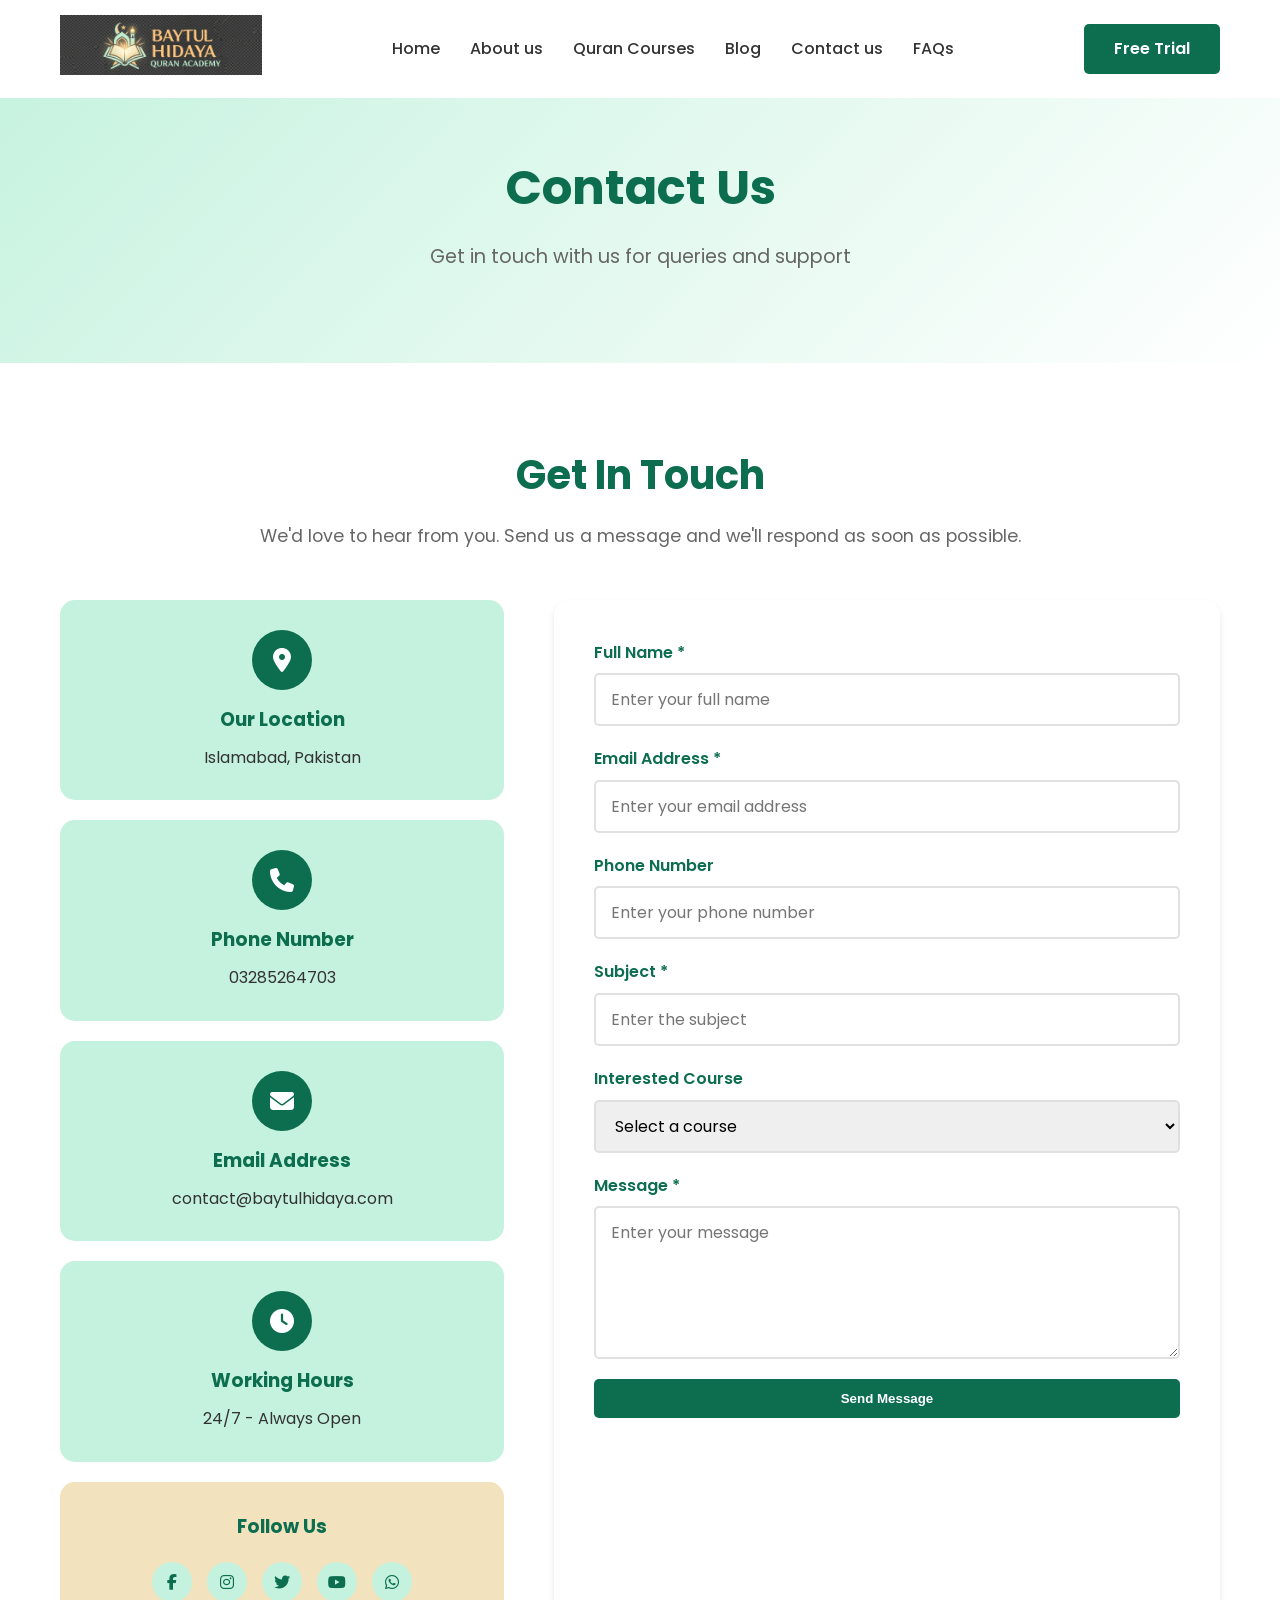
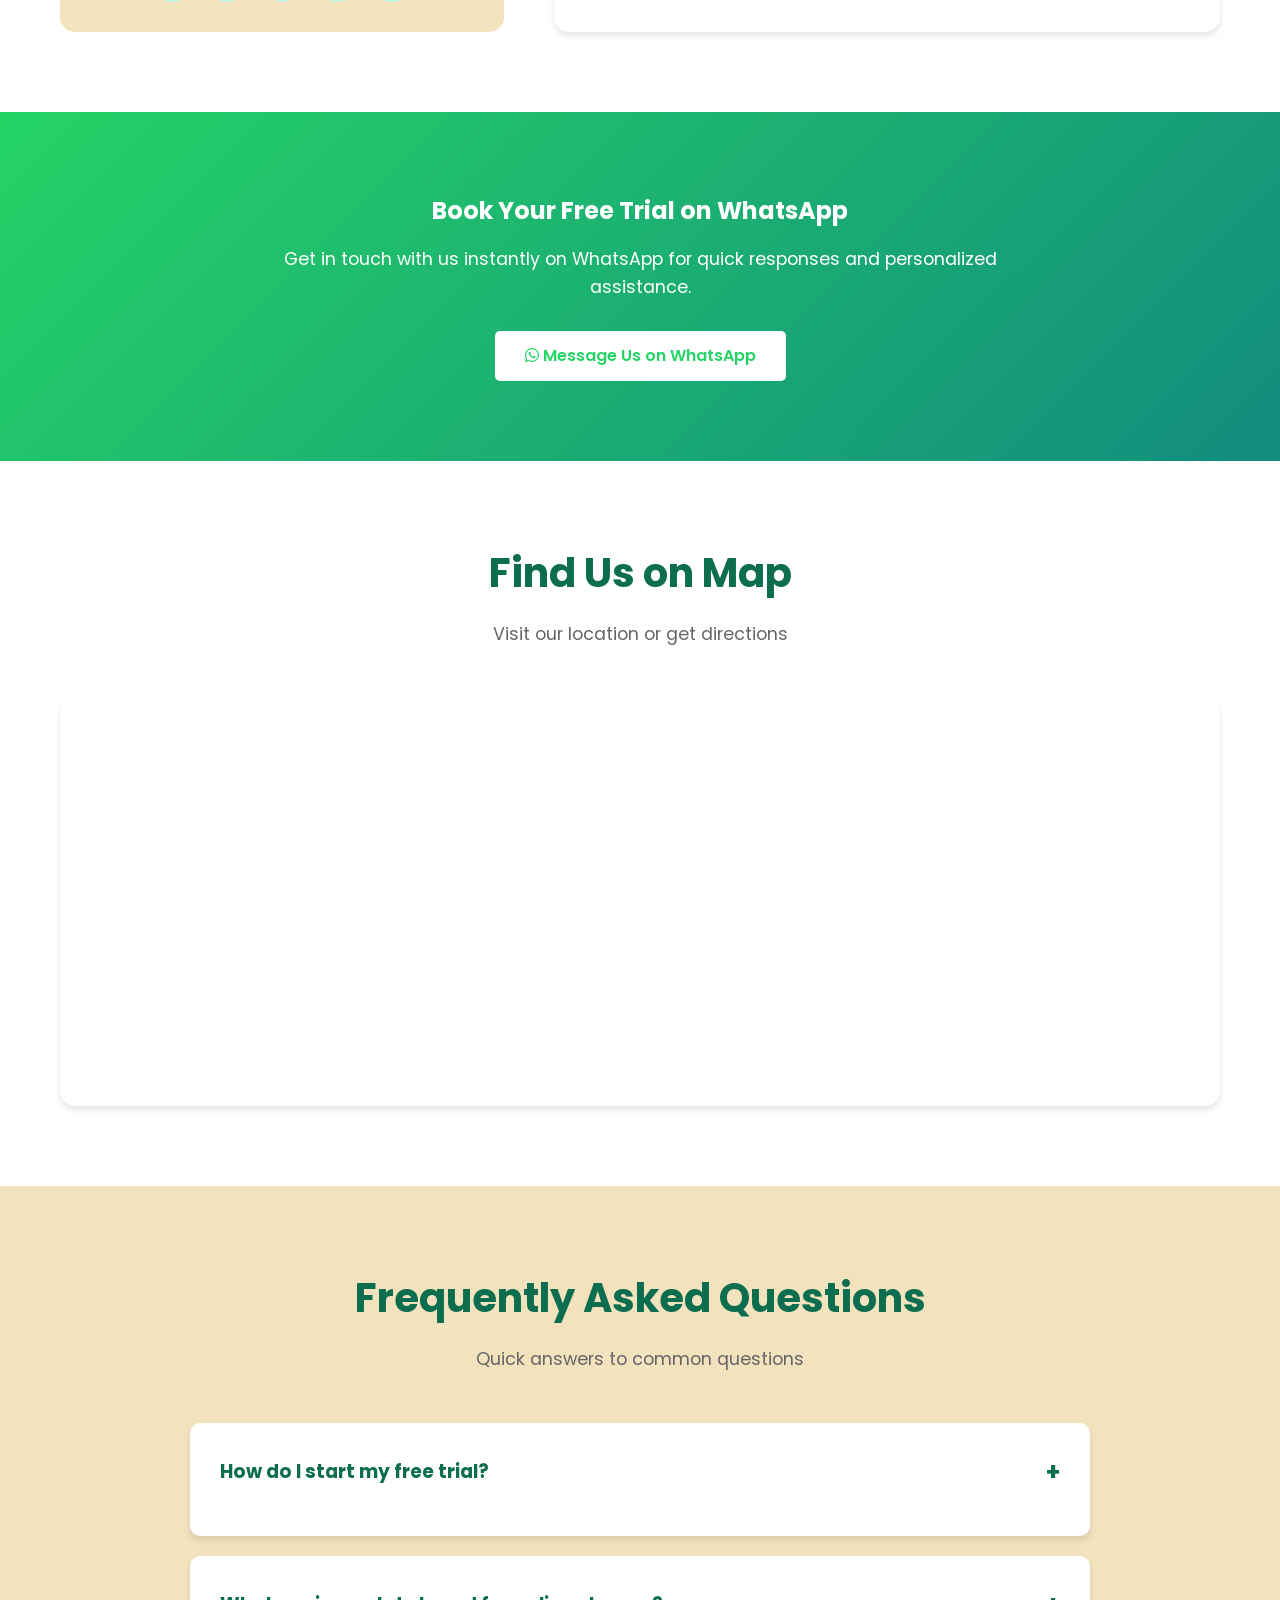
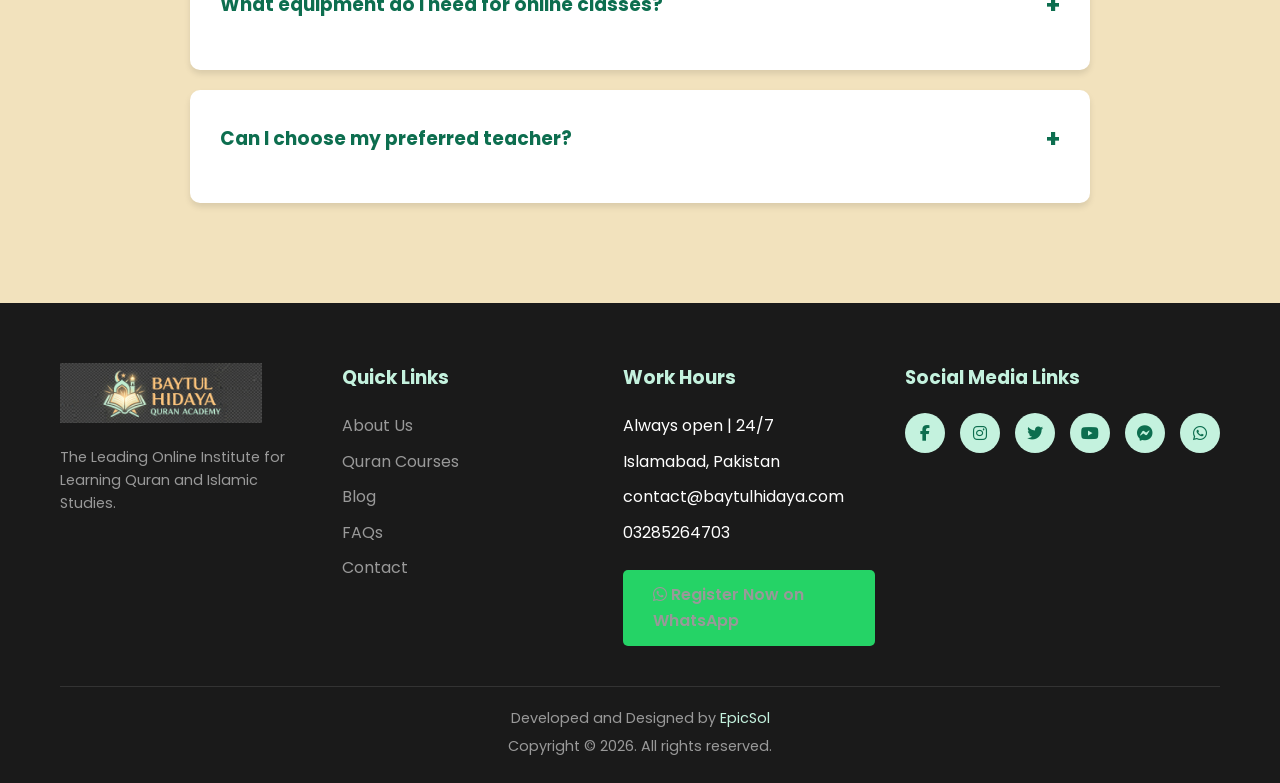
<file: pages/contact.html>
<!DOCTYPE html>
<html lang="en">
<head>
    <meta charset="UTF-8">
    <meta name="viewport" content="width=device-width, initial-scale=1.0, maximum-scale=5.0">
    <meta name="mobile-web-app-capable" content="yes">
    <meta name="apple-mobile-web-app-capable" content="yes">
    <meta name="apple-mobile-web-app-status-bar-style" content="default">
    <meta name="theme-color" content="#0d6e4f">
    <title>Contact Us - BAYTUL HIDAYA</title>
    <link rel="stylesheet" href="../css/style.css">
    <link rel="stylesheet" href="https://cdnjs.cloudflare.com/ajax/libs/font-awesome/6.4.0/css/all.min.css">
    <link href="https://fonts.googleapis.com/css2?family=Poppins:wght@300;400;500;600;700&display=swap" rel="stylesheet">
</head>
<body>
    <!-- Header -->
    <header id="header">
        <nav class="navbar">
            <div class="container">
                <div class="logo">
                    <a href="../index.html">
                        <img src="../images/logo1.jfif" alt="BAYTUL HIDAYA Logo">
                    </a>
                </div>
                <ul class="nav-menu">
                    <li><a href="../index.html">Home</a></li>
                    <li><a href="about.html">About us</a></li>
                    <li><a href="courses.html">Quran Courses</a></li>
                    <li><a href="blog.html">Blog</a></li>
                    <li><a href="contact.html" class="active">Contact us</a></li>
                    <li><a href="faq.html">FAQs</a></li>
                </ul>
                <div class="nav-cta">
                    <a href="contact.html" class="btn-primary">Free Trial</a>
                </div>
                <div class="hamburger">
                    <span></span>
                    <span></span>
                    <span></span>
                </div>
            </div>
        </nav>
    </header>

    <!-- Page Header -->
    <section class="page-header">
        <div class="container">
            <h1>Contact Us</h1>
            <p>Get in touch with us for queries and support</p>
        </div>
    </section>

    <!-- Contact Section -->
    <section class="contact-page">
        <div class="container">
            <div class="section-header">
                <h2>Get In Touch</h2>
                <p>We'd love to hear from you. Send us a message and we'll respond as soon as possible.</p>
            </div>
            
            <div class="contact-content">
                <div class="contact-info">
                    <div class="contact-card">
                        <div class="contact-icon">
                            <i class="fas fa-map-marker-alt"></i>
                        </div>
                        <h3>Our Location</h3>
                        <p>Islamabad, Pakistan</p>
                    </div>
                    
                    <div class="contact-card">
                        <div class="contact-icon">
                            <i class="fas fa-phone"></i>
                        </div>
                        <h3>Phone Number</h3>
                        <p>03285264703</p>
                    </div>
                    
                    <div class="contact-card">
                        <div class="contact-icon">
                            <i class="fas fa-envelope"></i>
                        </div>
                        <h3>Email Address</h3>
                        <p>contact@baytulhidaya.com</p>
                    </div>
                    
                    <div class="contact-card">
                        <div class="contact-icon">
                            <i class="fas fa-clock"></i>
                        </div>
                        <h3>Working Hours</h3>
                        <p>24/7 - Always Open</p>
                    </div>
                    
                    <div class="contact-social">
                        <h3>Follow Us</h3>
                        <div class="social-icons">
                            <a href="https://www.facebook.com/LearnQuranACD/" target="_blank"><i class="fab fa-facebook-f"></i></a>
                            <a href="https://www.instagram.com/learnquran.academy/" target="_blank"><i class="fab fa-instagram"></i></a>
                            <a href="https://twitter.com/LearnquranA" target="_blank"><i class="fab fa-twitter"></i></a>
                            <a href="https://www.youtube.com/@learnquran.academy" target="_blank"><i class="fab fa-youtube"></i></a>
                            <a href="https://wa.me/923285264703" target="_blank"><i class="fab fa-whatsapp"></i></a>
                        </div>
                    </div>
                </div>
                
                <div class="contact-form-wrapper">
                    <form class="contact-form">
                        <div class="form-group">
                            <label for="name">Full Name *</label>
                            <input type="text" id="name" name="name" required placeholder="Enter your full name">
                        </div>
                        
                        <div class="form-group">
                            <label for="email">Email Address *</label>
                            <input type="email" id="email" name="email" required placeholder="Enter your email address">
                        </div>
                        
                        <div class="form-group">
                            <label for="phone">Phone Number</label>
                            <input type="tel" id="phone" name="phone" placeholder="Enter your phone number">
                        </div>
                        
                        <div class="form-group">
                            <label for="subject">Subject *</label>
                            <input type="text" id="subject" name="subject" required placeholder="Enter the subject">
                        </div>
                        
                        <div class="form-group">
                            <label for="course">Interested Course</label>
                            <select id="course" name="course">
                                <option value="">Select a course</option>
                                <option value="quran-foundation">Quran Foundation Course</option>
                                <option value="quran-recitation">Quran Recitation (Nazra)</option>
                                <option value="quran-memorization">Quran Memorization (Hifz)</option>
                                <option value="islamic-studies">Islamic Studies Course</option>
                                <option value="islamic-jurisprudence">Islamic Jurisprudence (Fiqh)</option>
                                <option value="tafseer">Tafseer-ul-Quran Course</option>
                                <option value="aqeedah">Aqeedah Course</option>
                                <option value="arabic-language">Arabic Language Course</option>
                                <option value="tajweed">Tajweed Course</option>
                            </select>
                        </div>
                        
                        <div class="form-group">
                            <label for="message">Message *</label>
                            <textarea id="message" name="message" rows="5" required placeholder="Enter your message"></textarea>
                        </div>
                        
                        <button type="submit" class="btn-primary">Send Message</button>
                    </form>
                </div>
            </div>
        </div>
    </section>

    <!-- WhatsApp CTA -->
    <section class="whatsapp-cta">
        <div class="container">
            <div class="whatsapp-content">
                <h2>Book Your Free Trial on WhatsApp</h2>
                <p>Get in touch with us instantly on WhatsApp for quick responses and personalized assistance.</p>
                <a href="https://wa.me/923285264703" target="_blank" class="btn-whatsapp">
                    <i class="fab fa-whatsapp"></i> Message Us on WhatsApp
                </a>
            </div>
        </div>
    </section>

    <!-- Map Section -->
    <section class="map-section">
        <div class="container">
            <div class="section-header">
                <h2>Find Us on Map</h2>
                <p>Visit our location or get directions</p>
            </div>
            <div class="map-container">
                <iframe src="https://www.google.com/maps/embed?pb=!1m18!1m12!1m3!1d3320.123456789!2d73.123456789!3d33.123456789!2m3!1f0!2f0!3f0!3m2!1i1024!2i768!4f13.1!3m3!1m2!1s0x0%3A0x0!2zMzPCsDA3JzI0LjQiTiA3M8KwMDcnMjQuNCJF!5e0!3m2!1sen!2s!4v1234567890" width="100%" height="400" style="border:0;" allowfullscreen="" loading="lazy"></iframe>
            </div>
        </div>
    </section>

    <!-- FAQ Section -->
    <section class="faq-mini">
        <div class="container">
            <div class="section-header">
                <h2>Frequently Asked Questions</h2>
                <p>Quick answers to common questions</p>
            </div>
            <div class="faq-content">
                <div class="faq-item">
                    <h3>How do I start my free trial?</h3>
                    <p>Simply fill out the contact form above or message us on WhatsApp. Our team will get back to you within 24 hours to schedule your free trial class.</p>
                </div>
                <div class="faq-item">
                    <h3>What equipment do I need for online classes?</h3>
                    <p>You need a computer, tablet, or smartphone with a stable internet connection, webcam, and microphone. Our platform works on all devices.</p>
                </div>
                <div class="faq-item">
                    <h3>Can I choose my preferred teacher?</h3>
                    <p>Yes, you can request a male or female teacher based on your preference. We'll do our best to accommodate your request.</p>
                </div>
            </div>
        </div>
    </section>

    <!-- Footer -->
    <footer>
        <div class="container">
            <div class="footer-grid">
                <div class="footer-logo">
                    <img src="../images/logo1.jfif" alt="BAYTUL HIDAYA Logo">
                    <p>The Leading Online Institute for Learning Quran and Islamic Studies.</p>
                </div>
                <div class="footer-links">
                    <h3>Quick Links</h3>
                    <ul>
                        <li><a href="about.html">About Us</a></li>
                        <li><a href="courses.html">Quran Courses</a></li>
                        <li><a href="blog.html">Blog</a></li>
                        <li><a href="faq.html">FAQs</a></li>
                        <li><a href="contact.html">Contact</a></li>
                    </ul>
                </div>
                <div class="footer-contact">
                    <h3>Work Hours</h3>
                    <ul>
                        <li>Always open | 24/7</li>
                        <li>Islamabad, Pakistan</li>
                        <li>contact@baytulhidaya.com</li>
                        <li>03285264703</li>
                    </ul>
                    <a href="https://wa.me/923285264703" target="_blank" class="btn-whatsapp">
                        <i class="fab fa-whatsapp"></i> Register Now on WhatsApp
                    </a>
                </div>
                <div class="footer-social">
                    <h3>Social Media Links</h3>
                    <div class="social-icons">
                        <a href="https://www.facebook.com/LearnQuranACD/" target="_blank"><i class="fab fa-facebook-f"></i></a>
                        <a href="https://www.instagram.com/learnquran.academy/" target="_blank"><i class="fab fa-instagram"></i></a>
                        <a href="https://twitter.com/LearnquranA" target="_blank"><i class="fab fa-twitter"></i></a>
                        <a href="https://www.youtube.com/@learnquran.academy" target="_blank"><i class="fab fa-youtube"></i></a>
                        <a href="https://m.me/fb.farooq" target="_blank"><i class="fab fa-facebook-messenger"></i></a>
                        <a href="https://wa.me/923285264703" target="_blank"><i class="fab fa-whatsapp"></i></a>
                    </div>
                </div>
            </div>
            <div class="footer-bottom">
                <p>Developed and Designed by <a href="https://epicsol.com/" target="_blank">EpicSol</a></p>
                <p>Copyright © 2026. All rights reserved.</p>
            </div>
        </div>
    </footer>

    <script src="../js/main.js"></script>
</body>
</html>
</file>
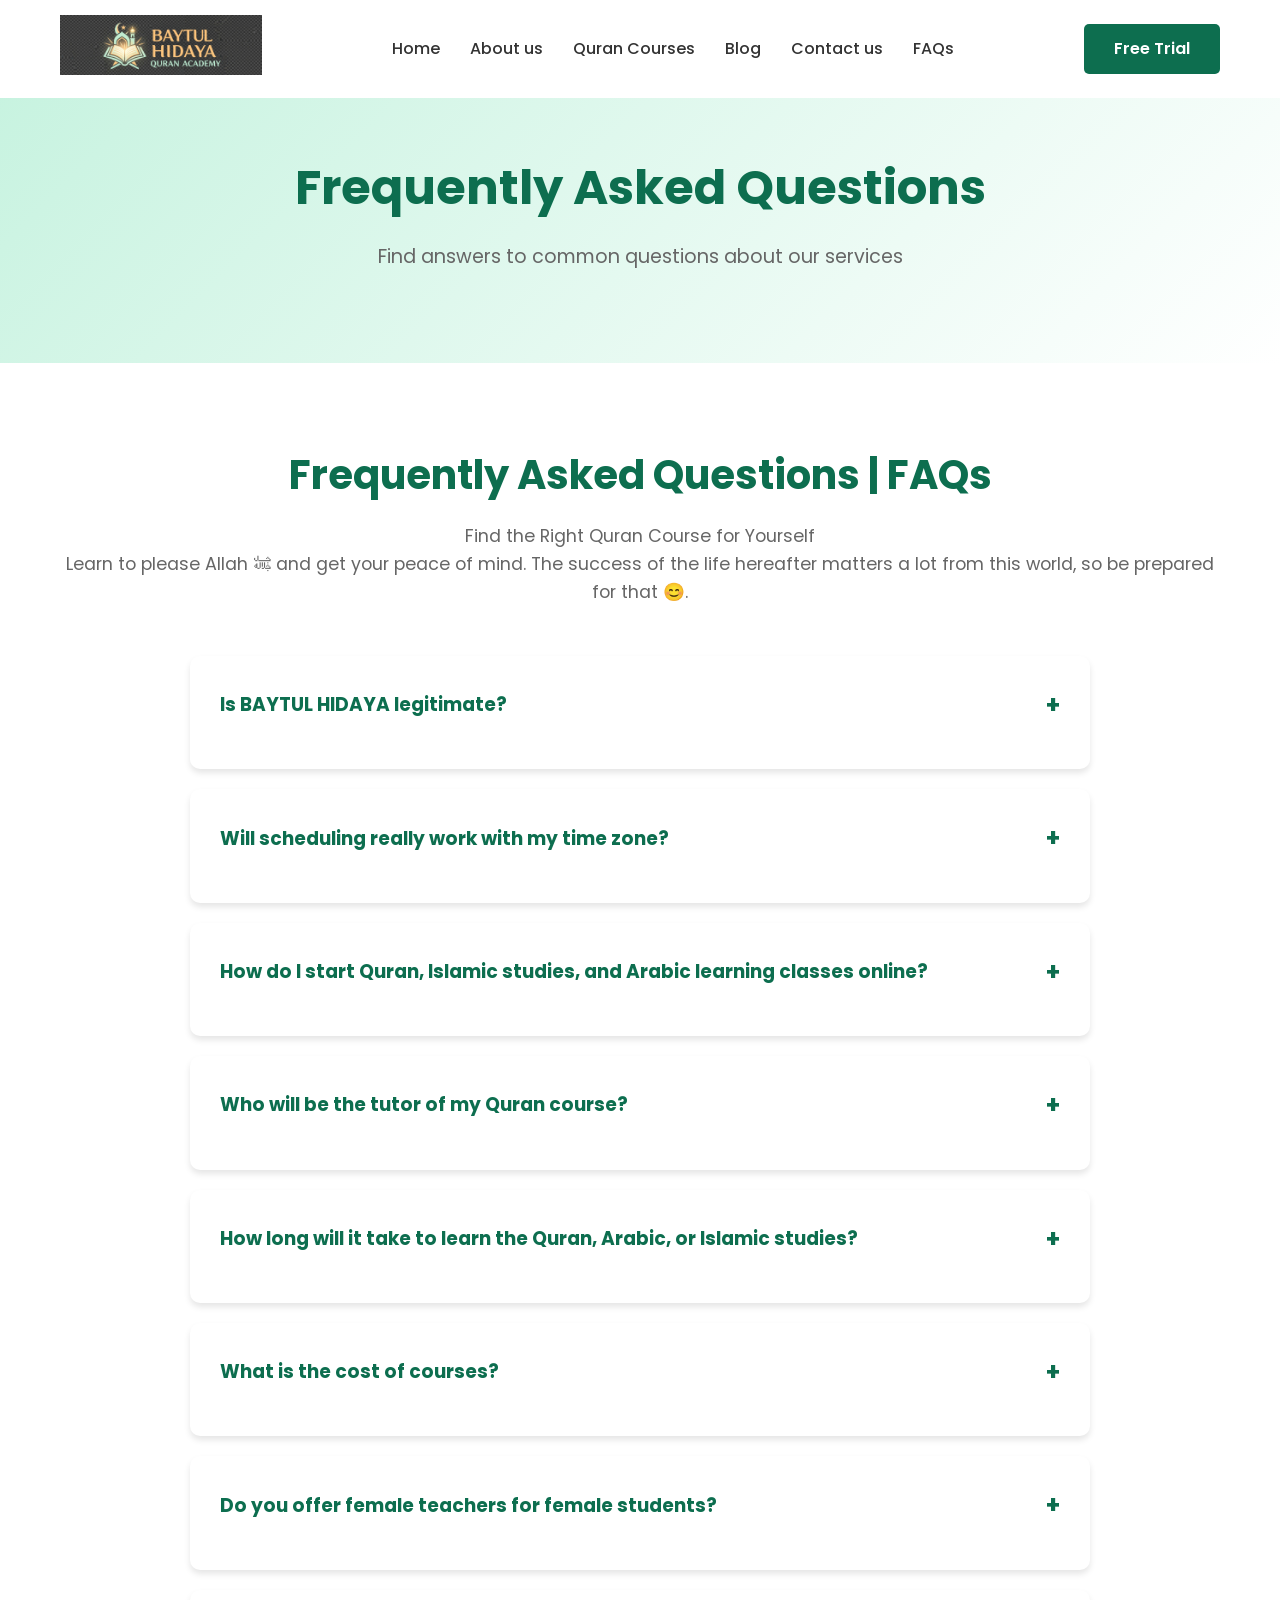
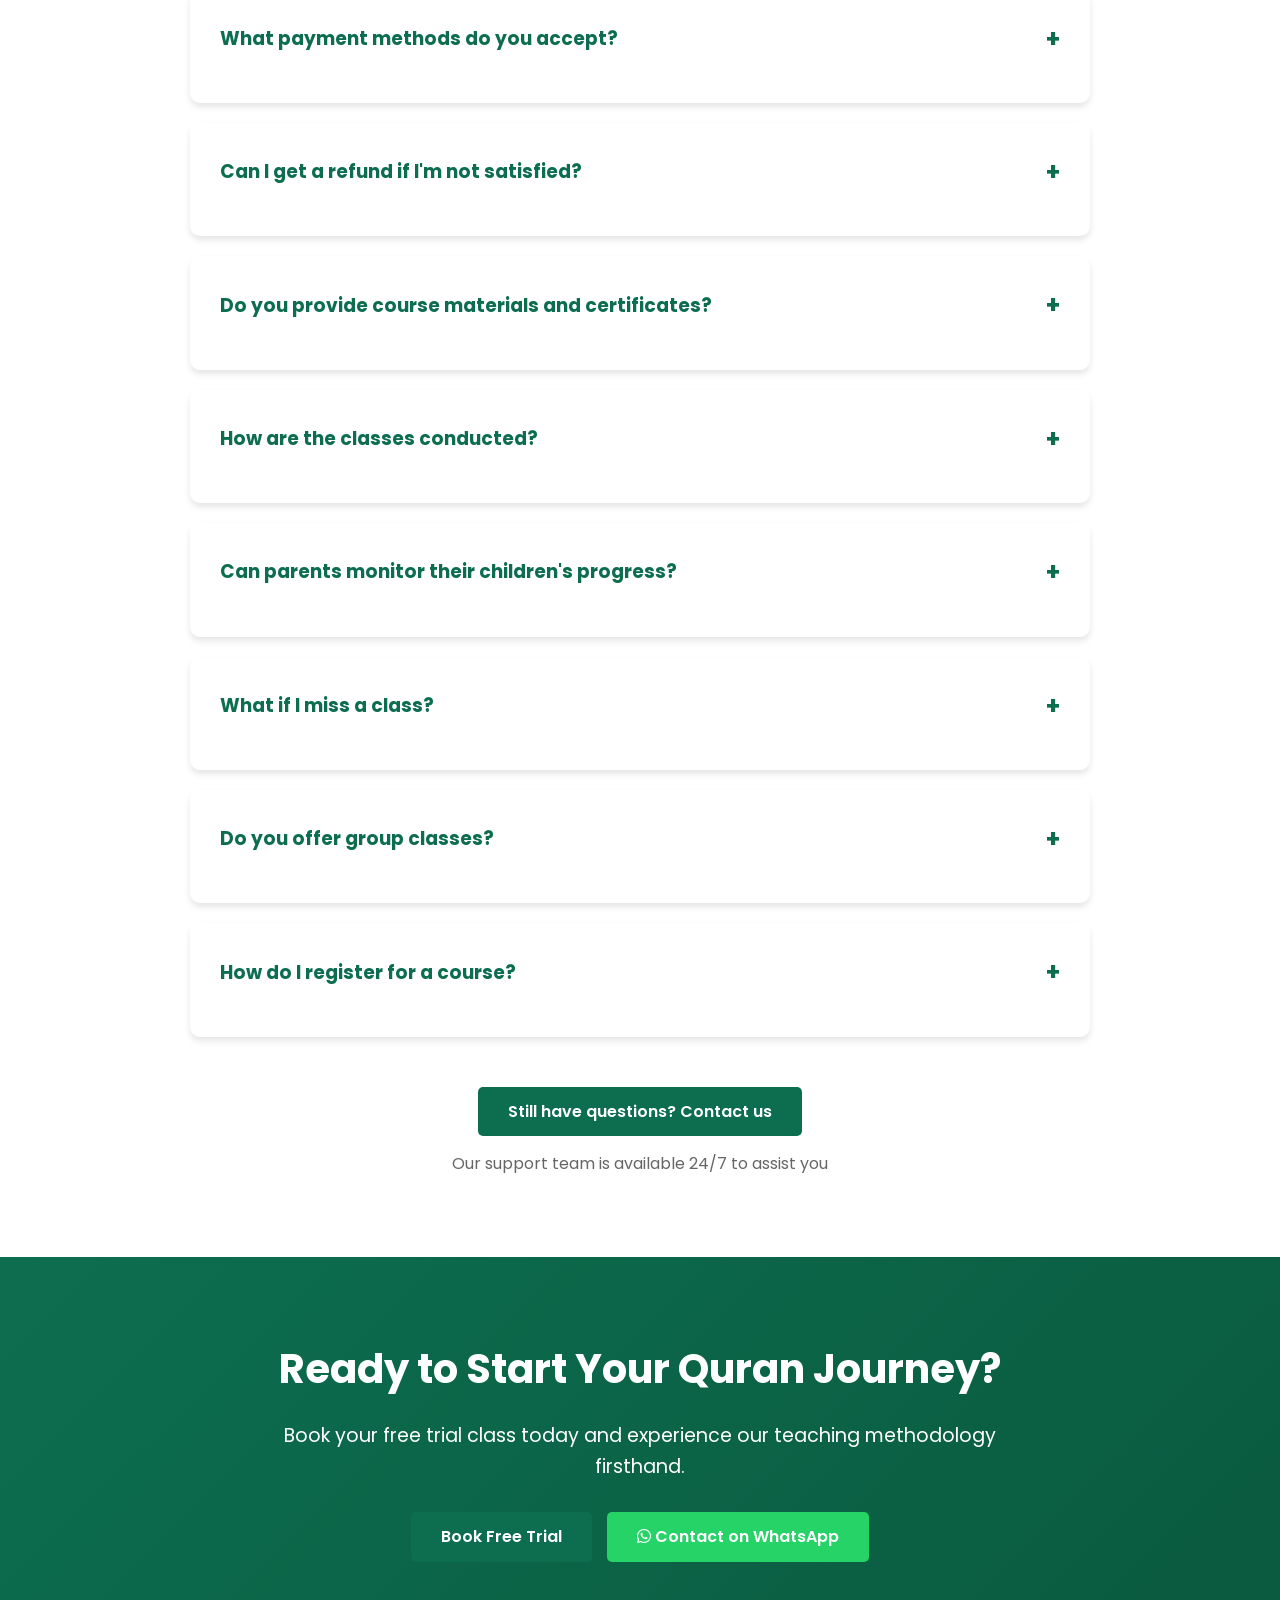
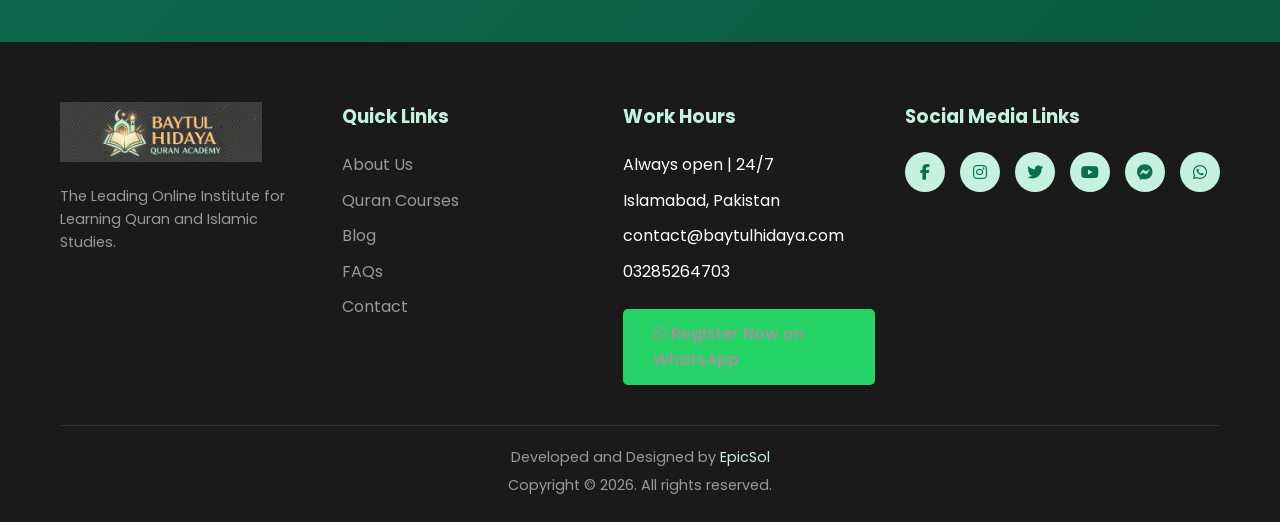
<file: pages/faq.html>
<!DOCTYPE html>
<html lang="en">
<head>
    <meta charset="UTF-8">
    <meta name="viewport" content="width=device-width, initial-scale=1.0, maximum-scale=5.0">
    <meta name="mobile-web-app-capable" content="yes">
    <meta name="apple-mobile-web-app-capable" content="yes">
    <meta name="apple-mobile-web-app-status-bar-style" content="default">
    <meta name="theme-color" content="#0d6e4f">
    <title>FAQs - BAYTUL HIDAYA</title>
    <link rel="stylesheet" href="../css/style.css">
    <link rel="stylesheet" href="https://cdnjs.cloudflare.com/ajax/libs/font-awesome/6.4.0/css/all.min.css">
    <link href="https://fonts.googleapis.com/css2?family=Poppins:wght@300;400;500;600;700&display=swap" rel="stylesheet">
</head>
<body>
    <!-- Header -->
    <header id="header">
        <nav class="navbar">
            <div class="container">
                <div class="logo">
                    <a href="../index.html">
                        <img src="../images/logo1.jfif" alt="BAYTUL HIDAYA Logo">
                    </a>
                </div>
                <ul class="nav-menu">
                    <li><a href="../index.html">Home</a></li>
                    <li><a href="about.html">About us</a></li>
                    <li><a href="courses.html">Quran Courses</a></li>
                    <li><a href="blog.html">Blog</a></li>
                    <li><a href="contact.html">Contact us</a></li>
                    <li><a href="faq.html" class="active">FAQs</a></li>
                </ul>
                <div class="nav-cta">
                    <a href="contact.html" class="btn-primary">Free Trial</a>
                </div>
                <div class="hamburger">
                    <span></span>
                    <span></span>
                    <span></span>
                </div>
            </div>
        </nav>
    </header>

    <!-- Page Header -->
    <section class="page-header">
        <div class="container">
            <h1>Frequently Asked Questions</h1>
            <p>Find answers to common questions about our services</p>
        </div>
    </section>

    <!-- FAQ Section -->
    <section class="faq-page">
        <div class="container">
            <div class="section-header">
                <h2>Frequently Asked Questions | FAQs</h2>
                <p>Find the Right Quran Course for Yourself</p>
                <p>Learn to please Allah ﷻ and get your peace of mind. The success of the life hereafter matters a lot from this world, so be prepared for that 😊.</p>
            </div>
            
            <div class="faq-content">
                <div class="faq-item">
                    <h3>Is BAYTUL HIDAYA legitimate?</h3>
                    <p>Yes — we've taught Qur'an and Islamic studies online since 2015, with real, published testimonials from students and parents across the US, UK, Canada and beyond. You're welcome to sit in on your first class and ask your tutor about their background.</p>
                </div>
                
                <div class="faq-item">
                    <h3>Will scheduling really work with my time zone?</h3>
                    <p>Yes. We schedule classes 24/7, so wherever you're based, we'll find a consistent weekly time that fits your routine — not the other way around.</p>
                </div>
                
                <div class="faq-item">
                    <h3>How do I start Quran, Islamic studies, and Arabic learning classes online?</h3>
                    <p>You can start learning the Quran from any part of the world and at any time with real-life teachers from any smart device with internet access. The web-based meeting and audio-video software enable students to learn the Quran and Arabic online from their homes.</p>
                </div>
                
                <div class="faq-item">
                    <h3>Who will be the tutor of my Quran course?</h3>
                    <p>According to your needs and requirements, BAYTUL HIDAYA's management will schedule your classes with the best teacher.</p>
                </div>
                
                <div class="faq-item">
                    <h3>How long will it take to learn the Quran, Arabic, or Islamic studies?</h3>
                    <p>It will take approximately 10 to 12 weeks for a whole Tajweed course. Memorizing the complete Quran varies from student to student but approximately (on average) it will take 12 to 24 months. Arabic language courses can last anywhere from 6 to 12 months and for Islamic studies, one grade will take 5 to 10 weeks.</p>
                </div>
                
                <div class="faq-item">
                    <h3>What is the cost of courses?</h3>
                    <p>Our courses are competitively priced starting from $20-70 per month for basic courses. Advanced courses like Quran memorization are priced at $100-150 per month. We also offer family discounts and special packages for multiple course enrollments.</p>
                </div>
                
                <div class="faq-item">
                    <h3>Do you offer female teachers for female students?</h3>
                    <p>Yes, we have qualified female teachers available for female students and children. You can specifically request a female teacher when booking your classes.</p>
                </div>
                
                <div class="faq-item">
                    <h3>What payment methods do you accept?</h3>
                    <p>We accept various payment methods including credit/debit cards, PayPal, bank transfers, and other local payment methods depending on your region. All payments are secure and processed through trusted payment gateways.</p>
                </div>
                
                <div class="faq-item">
                    <h3>Can I get a refund if I'm not satisfied?</h3>
                    <p>We offer a 7-day free trial so you can experience our teaching methodology before committing. If you're not satisfied after starting a paid course, please contact our support team to discuss refund options according to our refund policy.</p>
                </div>
                
                <div class="faq-item">
                    <h3>Do you provide course materials and certificates?</h3>
                    <p>Yes, we provide all necessary course materials including textbooks, worksheets, and supplementary resources. Upon successful completion of courses, students receive certificates that can be used for academic or professional purposes.</p>
                </div>
                
                <div class="faq-item">
                    <h3>How are the classes conducted?</h3>
                    <p>Classes are conducted via Zoom, Skype, or our proprietary online learning platform. Each session is one-on-one with video, audio, and screen sharing capabilities. The teacher uses digital whiteboards and other interactive tools to enhance the learning experience.</p>
                </div>
                
                <div class="faq-item">
                    <h3>Can parents monitor their children's progress?</h3>
                    <p>Absolutely. We provide regular progress reports to parents and encourage parental involvement. Parents can also request to observe classes (with prior notice) to see their child's progress firsthand.</p>
                </div>
                
                <div class="faq-item">
                    <h3>What if I miss a class?</h3>
                    <p>We understand that schedules can be unpredictable. If you need to miss a class, please provide at least 24 hours notice for rescheduling. We offer makeup classes within the same billing period for legitimate cancellations.</p>
                </div>
                
                <div class="faq-item">
                    <h3>Do you offer group classes?</h3>
                    <p>While our primary focus is one-on-one personalized instruction, we do offer small group classes (2-4 students) for certain courses like Islamic studies and Arabic language. Group classes are priced lower than individual sessions.</p>
                </div>
                
                <div class="faq-item">
                    <h3>How do I register for a course?</h3>
                    <p>Registration is simple! Fill out our contact form or message us on WhatsApp. Our team will get back to you within 24 hours to discuss your needs, assess your level, and schedule your free trial class. After the trial, you can choose to enroll in the course.</p>
                </div>
            </div>
            
            <div class="faq-cta">
                <a href="contact.html" class="btn-primary">Still have questions? Contact us</a>
                <p>Our support team is available 24/7 to assist you</p>
            </div>
        </div>
    </section>

    <!-- CTA Section -->
    <section class="cta-section">
        <div class="container">
            <div class="cta-content">
                <h2>Ready to Start Your Quran Journey?</h2>
                <p>Book your free trial class today and experience our teaching methodology firsthand.</p>
                <div class="cta-buttons">
                    <a href="contact.html" class="btn-primary">Book Free Trial</a>
                    <a href="https://wa.me/923285264703" target="_blank" class="btn-whatsapp">
                        <i class="fab fa-whatsapp"></i> Contact on WhatsApp
                    </a>
                </div>
            </div>
        </div>
    </section>

    <!-- Footer -->
    <footer>
        <div class="container">
            <div class="footer-grid">
                <div class="footer-logo">
                    <img src="../images/logo1.jfif" alt="BAYTUL HIDAYA Logo">
                    <p>The Leading Online Institute for Learning Quran and Islamic Studies.</p>
                </div>
                <div class="footer-links">
                    <h3>Quick Links</h3>
                    <ul>
                        <li><a href="about.html">About Us</a></li>
                        <li><a href="courses.html">Quran Courses</a></li>
                        <li><a href="blog.html">Blog</a></li>
                        <li><a href="faq.html">FAQs</a></li>
                        <li><a href="contact.html">Contact</a></li>
                    </ul>
                </div>
                <div class="footer-contact">
                    <h3>Work Hours</h3>
                    <ul>
                        <li>Always open | 24/7</li>
                        <li>Islamabad, Pakistan</li>
                        <li>contact@baytulhidaya.com</li>
                        <li>03285264703</li>
                    </ul>
                    <a href="https://wa.me/923285264703" target="_blank" class="btn-whatsapp">
                        <i class="fab fa-whatsapp"></i> Register Now on WhatsApp
                    </a>
                </div>
                <div class="footer-social">
                    <h3>Social Media Links</h3>
                    <div class="social-icons">
                        <a href="https://www.facebook.com/LearnQuranACD/" target="_blank"><i class="fab fa-facebook-f"></i></a>
                        <a href="https://www.instagram.com/learnquran.academy/" target="_blank"><i class="fab fa-instagram"></i></a>
                        <a href="https://twitter.com/LearnquranA" target="_blank"><i class="fab fa-twitter"></i></a>
                        <a href="https://www.youtube.com/@learnquran.academy" target="_blank"><i class="fab fa-youtube"></i></a>
                        <a href="https://m.me/fb.farooq" target="_blank"><i class="fab fa-facebook-messenger"></i></a>
                        <a href="https://wa.me/923285264703" target="_blank"><i class="fab fa-whatsapp"></i></a>
                    </div>
                </div>
            </div>
            <div class="footer-bottom">
                <p>Developed and Designed by <a href="https://epicsol.com/" target="_blank">EpicSol</a></p>
                <p>Copyright © 2026. All rights reserved.</p>
            </div>
        </div>
    </footer>

    <script src="../js/main.js"></script>
</body>
</html>
</file>
<file: css/style.css>
/* Reset and Base Styles */
* {
    margin: 0;
    padding: 0;
    box-sizing: border-box;
}

/* Prevent flash of unstyled content */
body {
    visibility: visible !important;
}

:root {
    --primary-green: #c4f2de;
    --primary-orange: #f2e2bd;
    --dark-green: #0d6e4f;
    --text-dark: #333;
    --text-light: #666;
    --white: #ffffff;
    --shadow: 0 4px 6px rgba(0, 0, 0, 0.1);
    --transition: all 0.3s ease;
}

body {
    font-family: 'Poppins', sans-serif;
    line-height: 1.6;
    color: var(--text-dark);
    overflow-x: hidden;
}

.container {
    max-width: 1200px;
    margin: 0 auto;
    padding: 0 20px;
}

/* Header and Navigation */
header {
    background: var(--white);
    box-shadow: var(--shadow);
    position: fixed;
    width: 100%;
    top: 0;
    z-index: 1000;
    transition: var(--transition);
}

.navbar {
    padding: 15px 0;
}

.navbar .container {
    display: flex;
    justify-content: space-between;
    align-items: center;
}

.logo img {
    height: 60px;
    width: auto;
}

.nav-menu {
    display: flex;
    list-style: none;
    gap: 30px;
}

.nav-menu a {
    text-decoration: none;
    color: var(--text-dark);
    font-weight: 500;
    transition: var(--transition);
    position: relative;
}

.nav-menu a:hover,
.nav-menu a.active {
    color: var(--dark-green);
}

.nav-menu a::after {
    content: '';
    position: absolute;
    bottom: -5px;
    left: 0;
    width: 0;
    height: 2px;
    background: var(--dark-green);
    transition: var(--transition);
}

.nav-menu a:hover::after,
.nav-menu a.active::after {
    width: 100%;
}

.nav-cta {
    display: flex;
    align-items: center;
}

.hamburger {
    display: none;
    flex-direction: column;
    cursor: pointer;
    gap: 5px;
    opacity: 0;
    transition: opacity 0.3s ease;
}

.hamburger.visible {
    opacity: 1;
}

.hamburger span {
    width: 25px;
    height: 3px;
    background: var(--text-dark);
    transition: var(--transition);
}

/* Buttons */
.btn-primary {
    background: var(--dark-green);
    color: var(--white);
    padding: 12px 30px;
    border: none;
    border-radius: 5px;
    font-weight: 600;
    cursor: pointer;
    transition: var(--transition);
    text-decoration: none;
    display: inline-block;
}

.btn-primary:hover {
    background: #0a5a3f;
    transform: translateY(-2px);
    box-shadow: var(--shadow);
}

.btn-secondary {
    background: var(--primary-orange);
    color: var(--text-dark);
    padding: 12px 30px;
    border: none;
    border-radius: 5px;
    font-weight: 600;
    cursor: pointer;
    transition: var(--transition);
    text-decoration: none;
    display: inline-block;
}

.btn-secondary:hover {
    background: #e5d0a5;
    transform: translateY(-2px);
    box-shadow: var(--shadow);
}

.btn-whatsapp {
    background: #25D366;
    color: var(--white);
    padding: 12px 30px;
    border: none;
    border-radius: 5px;
    font-weight: 600;
    cursor: pointer;
    transition: var(--transition);
    text-decoration: none;
    display: inline-block;
}

.btn-whatsapp:hover {
    background: #1ebc5c;
    transform: translateY(-2px);
    box-shadow: var(--shadow);
}

.btn-course {
    background: var(--dark-green);
    color: var(--white);
    padding: 10px 25px;
    border: none;
    border-radius: 5px;
    font-weight: 600;
    cursor: pointer;
    transition: var(--transition);
    text-decoration: none;
    display: inline-block;
    width: 100%;
    text-align: center;
}

.btn-course:hover {
    background: #0a5a3f;
    transform: translateY(-2px);
    box-shadow: var(--shadow);
}

/* Hero Section */
.hero {
    padding: 150px 0 80px;
    background: linear-gradient(135deg, var(--primary-green) 0%, var(--white) 100%);
    position: relative;
    overflow: hidden;
}

.hero::before {
    content: '';
    position: absolute;
    top: 0;
    right: 0;
    width: 50%;
    height: 100%;
    background: var(--primary-orange);
    opacity: 0.1;
    transform: skewX(-20deg);
}

.hero-content {
    display: grid;
    grid-template-columns: 1fr 1fr 1fr;
    gap: 30px;
    align-items: center;
}

.hero-right {
    display: flex;
    flex-direction: column;
    gap: 30px;
}

.hero-text {
    text-align: center;
}

.hero-text h1 {
    font-size: 3rem;
    margin-bottom: 20px;
    color: var(--dark-green);
    line-height: 1.2;
}

.hero-text h1 .highlight-orange {
    color: var(--primary-orange);
}

.hero-text p {
    font-size: 1.1rem;
    margin-bottom: 15px;
    color: var(--text-light);
}

.hero-buttons {
    display: flex;
    gap: 15px;
    margin-top: 30px;
    justify-content: center;
}

.hero-image img {
    width: 100%;
    max-width: 450px;
    border-radius: 20px;
    box-shadow: var(--shadow);
    animation: float 3s ease-in-out infinite;
}

.hero-cta-card {
    background: var(--white);
    border-radius: 6px;
    box-shadow: 0 2px 8px rgba(0, 0, 0, 0.05);
    overflow: hidden;
    position: relative;
    max-width: 180px;
    margin: 0;
}

.cta-card-contact {
    position: absolute;
    top: -5px;
    right: 6px;
    width: 30px;
    height: 30px;
    background: var(--primary-orange);
    border-radius: 50%;
    display: flex;
    align-items: center;
    justify-content: center;
    color: var(--text-dark);
    font-weight: 700;
    font-size: 0.5rem;
    z-index: 10;
    box-shadow: 0 1px 3px rgba(0, 0, 0, 0.06);
}

.cta-card-image {
    width: 100%;
    height: 70px;
    overflow: hidden;
}

.cta-card-image img {
    width: 100%;
    height: 100%;
    object-fit: cover;
}

.cta-card-content {
    padding: 10px 8px;
    text-align: left;
}

.cta-card-content h3 {
    color: var(--dark-green);
    font-size: 0.75rem;
    margin-bottom: 3px;
    font-weight: 700;
}

.cta-card-content p {
    color: var(--text-light);
    font-size: 0.65rem;
    margin-bottom: 6px;
    line-height: 1.1;
}

.cta-card-content ol {
    list-style: none;
    margin-bottom: 8px;
    text-align: left;
    counter-reset: item;
}

.cta-card-content ol li {
    color: var(--text-dark);
    font-size: 0.65rem;
    margin-bottom: 3px;
    display: flex;
    align-items: center;
    gap: 3px;
    font-weight: 500;
    counter-increment: item;
}

.cta-card-content ol li::before {
    content: counter(item) ".";
    color: var(--dark-green);
    font-weight: 700;
    min-width: 10px;
}

.cta-card-content ol li strong {
    color: var(--dark-green);
}

.cta-card-content .btn-whatsapp-black {
    width: 100%;
    text-align: center;
    font-size: 0.65rem;
    padding: 5px 8px;
    background: #1a1a1a;
    color: var(--white);
    border: none;
    border-radius: 2px;
    font-weight: 600;
    cursor: pointer;
    transition: var(--transition);
    text-decoration: none;
    display: inline-block;
}

.cta-card-content .btn-whatsapp-black:hover {
    background: #333;
    transform: translateY(-2px);
    box-shadow: var(--shadow);
}

@keyframes float {
    0%, 100% { transform: translateY(0); }
    50% { transform: translateY(-20px); }
}

/* Banner Tiles Section */
.banner-tiles {
    padding: 40px 0;
    background: var(--white);
}

.banner-tiles-grid {
    display: grid;
    grid-template-columns: repeat(2, 1fr);
    gap: 20px;
    max-width: 800px;
    margin: 0 auto;
}

.banner-tile {
    background: #333333;
    color: var(--white);
    padding: 30px 25px;
    border-radius: 10px;
    text-align: center;
    transition: var(--transition);
    box-shadow: var(--shadow);
}

.banner-tile:hover {
    transform: translateY(-5px);
    box-shadow: 0 8px 15px rgba(0, 0, 0, 0.2);
    background: #2a2a2a;
}

.banner-tile p {
    font-size: 1.1rem;
    font-weight: 600;
    line-height: 1.4;
    margin: 0;
}

/* Stats Section */
.stats {
    padding: 60px 0;
    background: var(--white);
}

.stats-grid {
    display: grid;
    grid-template-columns: repeat(4, 1fr);
    gap: 30px;
}

.stat-item {
    text-align: center;
    padding: 30px;
    background: var(--primary-green);
    border-radius: 10px;
    transition: var(--transition);
}

.stat-item:hover {
    transform: translateY(-10px);
    box-shadow: var(--shadow);
}

.stat-item h3 {
    font-size: 2rem;
    color: var(--dark-green);
    margin-bottom: 10px;
}

.stat-item p {
    color: var(--text-dark);
    font-weight: 500;
}

/* Features Section */
.features {
    padding: 80px 0;
    background: var(--white);
}

.section-header {
    text-align: center;
    margin-bottom: 50px;
}

.section-header h2 {
    font-size: 2.5rem;
    color: var(--dark-green);
    margin-bottom: 15px;
}

.section-header p {
    font-size: 1.1rem;
    color: var(--text-light);
}

.features-grid {
    display: grid;
    grid-template-columns: repeat(3, 1fr);
    gap: 30px;
}

.feature-card {
    text-align: center;
    padding: 40px 30px;
    background: var(--white);
    border-radius: 15px;
    box-shadow: var(--shadow);
    transition: var(--transition);
    border: 2px solid var(--primary-green);
}

.feature-card:hover {
    transform: translateY(-10px);
    box-shadow: 0 8px 15px rgba(0, 0, 0, 0.15);
}

.feature-icon {
    width: 80px;
    height: 80px;
    background: var(--primary-green);
    border-radius: 50%;
    display: flex;
    align-items: center;
    justify-content: center;
    margin: 0 auto 20px;
    font-size: 2rem;
    color: var(--dark-green);
}

.feature-card h3 {
    margin-bottom: 15px;
    color: var(--dark-green);
}

.feature-card p {
    color: var(--text-light);
}

/* CTA Section */
.cta-section {
    padding: 80px 0;
    background: linear-gradient(135deg, var(--dark-green) 0%, #0a5a3f 100%);
    color: var(--white);
}

.cta-content {
    text-align: center;
    max-width: 800px;
    margin: 0 auto;
}

.cta-content h2 {
    font-size: 2.5rem;
    margin-bottom: 20px;
}

.cta-content p {
    font-size: 1.2rem;
    margin-bottom: 30px;
}

.cta-content ul {
    list-style: none;
    margin-bottom: 30px;
}

.cta-content ul li {
    margin-bottom: 10px;
    font-size: 1.1rem;
}

/* Courses Section */
.courses {
    padding: 80px 0;
    background: var(--white);
}

.courses-grid {
    display: grid;
    grid-template-columns: repeat(3, 1fr);
    gap: 30px;
}

.course-card {
    background: var(--white);
    border-radius: 15px;
    overflow: hidden;
    box-shadow: var(--shadow);
    transition: var(--transition);
}

.course-card:hover {
    transform: translateY(-10px);
    box-shadow: 0 8px 15px rgba(0, 0, 0, 0.15);
}

.course-image img {
    width: 100%;
    height: 200px;
    object-fit: cover;
}

.course-content {
    padding: 25px;
}

.course-content h4 {
    color: var(--dark-green);
    font-size: 1.2rem;
    margin-bottom: 10px;
}

.course-content h3 {
    margin-bottom: 15px;
    color: var(--text-dark);
}

.course-features {
    display: flex;
    gap: 15px;
    margin-bottom: 15px;
}

.course-features span {
    font-size: 0.9rem;
    color: var(--text-light);
    display: flex;
    align-items: center;
    gap: 5px;
}

.course-rating {
    display: flex;
    align-items: center;
    gap: 10px;
    margin-bottom: 20px;
}

.stars {
    color: #FFD700;
}

.course-rating span {
    font-size: 0.9rem;
    color: var(--text-light);
}

/* About Section */
.about {
    padding: 80px 0;
    background: var(--primary-green);
}

.about-content {
    text-align: center;
    max-width: 900px;
    margin: 0 auto;
}

.about-content p {
    font-size: 1.1rem;
    margin-bottom: 30px;
    color: var(--text-dark);
}

.about-stats {
    display: grid;
    grid-template-columns: 1fr 1fr;
    gap: 30px;
    margin-bottom: 30px;
}

.about-stat {
    text-align: left;
}

.about-stat h3 {
    margin-bottom: 10px;
    color: var(--dark-green);
}

.progress-bar {
    width: 100%;
    height: 10px;
    background: var(--white);
    border-radius: 5px;
    overflow: hidden;
    margin-bottom: 5px;
}

.progress {
    height: 100%;
    background: var(--dark-green);
    border-radius: 5px;
    animation: progress 2s ease-in-out;
}

@keyframes progress {
    from { width: 0; }
    to { width: 100%; }
}

.about-stat span {
    font-weight: 600;
    color: var(--dark-green);
}

.about-features ul {
    list-style: none;
    display: flex;
    justify-content: center;
    gap: 30px;
    margin-bottom: 30px;
}

.about-features ul li {
    color: var(--text-dark);
    font-weight: 500;
}

.about-cta h3 {
    margin-bottom: 20px;
    color: var(--dark-green);
}

.about-cta img {
    max-width: 100%;
    border-radius: 15px;
    box-shadow: var(--shadow);
}

/* Process Section */
.process {
    padding: 80px 0;
    background: var(--white);
}

.process-steps {
    display: grid;
    grid-template-columns: repeat(4, 1fr);
    gap: 30px;
}

.process-step {
    text-align: center;
    padding: 30px;
    background: var(--primary-orange);
    border-radius: 15px;
    transition: var(--transition);
}

.process-step:hover {
    transform: translateY(-10px);
    box-shadow: var(--shadow);
}

.step-number {
    width: 60px;
    height: 60px;
    background: var(--dark-green);
    color: var(--white);
    border-radius: 50%;
    display: flex;
    align-items: center;
    justify-content: center;
    font-size: 1.5rem;
    font-weight: 700;
    margin: 0 auto 20px;
}

.process-step h3 {
    margin-bottom: 15px;
    color: var(--dark-green);
}

.process-step p {
    color: var(--text-dark);
    font-size: 0.95rem;
}

/* Specialties Section */
.specialties {
    padding: 80px 0;
    background: var(--white);
}

.specialties-content {
    text-align: center;
    max-width: 900px;
    margin: 0 auto;
}

.specialties-content p {
    font-size: 1.1rem;
    margin-bottom: 40px;
    color: var(--text-light);
}

.specialties-grid {
    display: grid;
    grid-template-columns: repeat(2, 1fr);
    gap: 30px;
    margin-bottom: 40px;
}

.specialty-item {
    text-align: left;
    padding: 20px;
    background: var(--primary-green);
    border-radius: 10px;
}

.specialty-item h3 {
    margin-bottom: 10px;
    color: var(--dark-green);
    font-size: 1rem;
}

.specialty-item .progress-bar {
    margin-bottom: 5px;
}

.specialty-item span {
    font-weight: 600;
    color: var(--dark-green);
    font-size: 0.9rem;
}

.specialties-cta {
    text-align: center;
    margin-top: 40px;
}

.specialties-cta h2 {
    margin-bottom: 15px;
    color: var(--dark-green);
}

.specialties-cta p {
    margin-bottom: 30px;
    color: var(--text-light);
}

.cta-buttons {
    display: flex;
    gap: 15px;
    justify-content: center;
}

/* FAQ Section */
.faq {
    padding: 80px 0;
    background: var(--primary-orange);
}

.faq-content {
    max-width: 900px;
    margin: 0 auto;
}

.faq-item {
    background: var(--white);
    padding: 30px;
    border-radius: 10px;
    margin-bottom: 20px;
    box-shadow: var(--shadow);
    transition: var(--transition);
}

.faq-item:hover {
    transform: translateY(-5px);
}

.faq-item h3 {
    margin-bottom: 15px;
    color: var(--dark-green);
    cursor: pointer;
    display: flex;
    justify-content: space-between;
    align-items: center;
}

.faq-item h3::after {
    content: '+';
    font-size: 1.5rem;
    color: var(--dark-green);
}

.faq-item.active h3::after {
    content: '-';
}

.faq-item p {
    color: var(--text-light);
    display: none;
    margin-top: 15px;
}

.faq-item.active p {
    display: block;
}

.faq-cta {
    text-align: center;
    margin-top: 40px;
}

.faq-cta p {
    margin-top: 15px;
    color: var(--text-dark);
}

/* Testimonials Section */
.testimonials {
    padding: 80px 0;
    background: var(--white);
}

.testimonials-slider {
    position: relative;
    max-width: 1200px;
    margin: 0 auto;
    overflow: hidden;
    padding: 20px 0;
}

.testimonials-track {
    display: flex;
    gap: 30px;
    animation: scroll 40s linear infinite;
}

.testimonials-track:hover {
    animation-play-state: paused;
}

@keyframes scroll {
    0% {
        transform: translateX(0);
    }
    100% {
        transform: translateX(-50%);
    }
}

.testimonials-grid {
    display: grid;
    grid-template-columns: repeat(3, 1fr);
    gap: 30px;
}

/* Responsive Design for Testimonials Slider */
@media (max-width: 1024px) {
    .testimonial-card {
        flex: 0 0 calc(50% - 15px);
        min-width: 280px;
    }
    
    .testimonials-track {
        animation-duration: 30s;
    }
}

@media (max-width: 768px) {
    .testimonial-card {
        flex: 0 0 calc(100% - 15px);
        min-width: 250px;
    }
    
    .testimonials-track {
        animation-duration: 25s;
    }
}

.testimonial-card {
    background: var(--primary-green);
    padding: 30px;
    border-radius: 15px;
    box-shadow: var(--shadow);
    transition: all 0.4s cubic-bezier(0.175, 0.885, 0.32, 1.275);
    flex: 0 0 calc(33.333% - 20px);
    min-width: 300px;
    position: relative;
    overflow: hidden;
}

.testimonial-card::before {
    content: '';
    position: absolute;
    top: 0;
    left: -100%;
    width: 100%;
    height: 100%;
    background: linear-gradient(90deg, transparent, rgba(255, 255, 255, 0.3), transparent);
    transition: left 0.5s;
}

.testimonial-card:hover::before {
    left: 100%;
}

.testimonial-card:hover {
    transform: translateY(-15px) scale(1.05);
    box-shadow: 0 20px 40px rgba(13, 110, 79, 0.3);
    background: linear-gradient(135deg, var(--primary-green) 0%, #d4f5e4 100%);
}

.testimonial-card:hover {
    transform: translateY(-10px);
    box-shadow: 0 8px 15px rgba(0, 0, 0, 0.15);
}

.testimonial-card p {
    font-style: italic;
    margin-bottom: 20px;
    color: var(--text-dark);
}

.testimonial-author h4 {
    color: var(--dark-green);
    margin-bottom: 5px;
}

.testimonial-author span {
    color: var(--text-light);
    font-size: 0.9rem;
}

/* Blog Section */
.blog {
    padding: 80px 0;
    background: var(--white);
}

.blog-grid {
    display: grid;
    grid-template-columns: repeat(3, 1fr);
    gap: 30px;
}

.blog-card {
    background: var(--white);
    border-radius: 15px;
    overflow: hidden;
    box-shadow: var(--shadow);
    transition: var(--transition);
}

.blog-card:hover {
    transform: translateY(-10px);
    box-shadow: 0 8px 15px rgba(0, 0, 0, 0.15);
}

.blog-image img {
    width: 100%;
    height: 200px;
    object-fit: cover;
}

.blog-content {
    padding: 25px;
}

.blog-content h3 {
    margin-bottom: 10px;
    color: var(--dark-green);
    font-size: 1.2rem;
    line-height: 1.4;
}

.blog-content p {
    color: var(--text-light);
    margin-bottom: 10px;
    font-size: 0.9rem;
    line-height: 1.6;
}

.read-more {
    color: var(--dark-green);
    text-decoration: none;
    font-weight: 600;
    transition: var(--transition);
    display: inline-block;
    margin-top: 10px;
}

.read-more:hover {
    color: #0a5a3f;
}

/* Newsletter Section */
.newsletter {
    padding: 80px 0;
    background: linear-gradient(135deg, var(--dark-green) 0%, #0a5a3f 100%);
    color: var(--white);
}

.newsletter-content {
    text-align: center;
    max-width: 600px;
    margin: 0 auto;
}

.newsletter-content h2 {
    margin-bottom: 15px;
}

.newsletter-content p {
    margin-bottom: 30px;
}

.newsletter-form {
    display: flex;
    gap: 10px;
}

.newsletter-form input {
    flex: 1;
    padding: 12px 20px;
    border: none;
    border-radius: 5px;
    font-size: 1rem;
}

.newsletter-form button {
    background: var(--primary-orange);
    color: var(--text-dark);
    padding: 12px 30px;
    border: none;
    border-radius: 5px;
    font-weight: 600;
    cursor: pointer;
    transition: var(--transition);
}

.newsletter-form button:hover {
    background: #e5d0a5;
}

/* Footer */
footer {
    background: #1a1a1a;
    color: var(--white);
    padding: 60px 0 20px;
}

.footer-grid {
    display: grid;
    grid-template-columns: repeat(4, 1fr);
    gap: 30px;
    margin-bottom: 40px;
}

.footer-logo img {
    height: 60px;
    margin-bottom: 15px;
}

.footer-logo p {
    color: #999;
    font-size: 0.9rem;
}

.footer-links h3,
.footer-contact h3,
.footer-social h3 {
    margin-bottom: 20px;
    color: var(--primary-green);
}

.footer-links ul,
.footer-contact ul {
    list-style: none;
}

.footer-links ul li,
.footer-contact ul li {
    margin-bottom: 10px;
}

.footer-links a,
.footer-contact a {
    color: #999;
    text-decoration: none;
    transition: var(--transition);
}

.footer-links a:hover,
.footer-contact a:hover {
    color: var(--primary-green);
}

.footer-contact .btn-whatsapp {
    margin-top: 15px;
    display: inline-block;
}

.social-icons {
    display: flex;
    gap: 15px;
}

.social-icons a {
    width: 40px;
    height: 40px;
    background: var(--primary-green);
    color: var(--dark-green);
    border-radius: 50%;
    display: flex;
    align-items: center;
    justify-content: center;
    text-decoration: none;
    transition: var(--transition);
}

.social-icons a:hover {
    background: var(--primary-orange);
    color: var(--text-dark);
    transform: translateY(-5px);
}

.footer-bottom {
    text-align: center;
    padding-top: 20px;
    border-top: 1px solid #333;
}

.footer-bottom p {
    color: #999;
    font-size: 0.9rem;
    margin-bottom: 5px;
}

.footer-bottom a {
    color: var(--primary-green);
    text-decoration: none;
}

/* Responsive Design */
@media (max-width: 1024px) {
    .hero-content {
        grid-template-columns: 1fr;
    }

    .hero-cta-card {
        margin: 30px auto;
        max-width: 100%;
    }

    .hero-text h1 {
        font-size: 2.5rem;
    }

    .hero-image {
        order: -1;
    }

    .banner-tiles-grid {
        grid-template-columns: 1fr;
    }

    .stats-grid,
    .features-grid,
    .courses-grid,
    .testimonials-grid,
    .blog-grid {
        grid-template-columns: repeat(2, 1fr);
    }

    .process-steps {
        grid-template-columns: repeat(2, 1fr);
    }

    .specialties-grid {
        grid-template-columns: 1fr;
    }

    .footer-grid {
        grid-template-columns: repeat(2, 1fr);
    }
}

@media (max-width: 768px) {
    .nav-menu {
        position: fixed;
        left: -100%;
        top: 70px;
        flex-direction: column;
        background: var(--white);
        width: 100%;
        text-align: center;
        transition: var(--transition);
        box-shadow: var(--shadow);
        padding: 20px 0;
    }

    .nav-menu.active {
        left: 0;
    }

    .hamburger {
        display: flex;
        opacity: 1;
    }

    .hamburger.active span:nth-child(1) {
        transform: rotate(45deg) translate(5px, 5px);
    }

    .hamburger.active span:nth-child(2) {
        opacity: 0;
    }

    .hamburger.active span:nth-child(3) {
        transform: rotate(-45deg) translate(7px, -6px);
    }

    .hero-text h1 {
        font-size: 2rem;
    }

    .hero-buttons {
        flex-direction: column;
    }

    .hero-image {
        order: -1;
    }
    
    .banner-tiles-grid {
        grid-template-columns: 1fr;
    }
    
    .stats-grid,
    .features-grid,
    .courses-grid,
    .testimonials-grid,
    .blog-grid,
    .process-steps {
        grid-template-columns: 1fr;
    }
    
    .about-stats {
        grid-template-columns: 1fr;
    }
    
    .about-features ul {
        flex-direction: column;
        gap: 10px;
    }
    
    .cta-buttons {
        flex-direction: column;
    }
    
    .newsletter-form {
        flex-direction: column;
    }
    
    .footer-grid {
        grid-template-columns: 1fr;
    }
    
    /* About page responsive */
    .about-page-content {
        grid-template-columns: 1fr;
    }
    
    .values-grid,
    .team-grid,
    .why-grid {
        grid-template-columns: 1fr;
    }
    
    .page-header h1 {
        font-size: 2rem;
    }
    
    /* Contact page responsive */
    .contact-content {
        grid-template-columns: 1fr;
    }
    
    /* Courses page responsive */
    .registration-info {
        grid-template-columns: 1fr;
    }
    
    .why-features-list {
        grid-template-columns: 1fr;
    }
    
    .courses-page .courses-grid {
        grid-template-columns: 1fr;
    }
    
    /* Blog page responsive */
    .blog-page .blog-grid {
        grid-template-columns: 1fr;
    }
}

/* Animations */
@keyframes fadeInUp {
    from {
        opacity: 0;
        transform: translateY(30px);
    }
    to {
        opacity: 1;
        transform: translateY(0);
    }
}

.fade-in-up {
    animation: fadeInUp 0.6s ease-out;
}

@keyframes fadeIn {
    from { opacity: 0; }
    to { opacity: 1; }
}

.fade-in {
    animation: fadeIn 0.6s ease-out;
}

/* Scroll Animation */
.animate-on-scroll {
    opacity: 0;
    transform: translateY(30px);
    transition: all 0.6s ease-out;
}

.animate-on-scroll.visible {
    opacity: 1;
    transform: translateY(0);
}

/* Prevent flash of invisible content */
body {
    visibility: visible !important;
}

/* Page Header */
.page-header {
    padding: 150px 0 80px;
    background: linear-gradient(135deg, var(--primary-green) 0%, var(--white) 100%);
    text-align: center;
}

.page-header h1 {
    font-size: 3rem;
    color: var(--dark-green);
    margin-bottom: 15px;
}

.page-header h2 {
    font-size: 2rem;
    color: var(--dark-green);
    margin-bottom: 15px;
}

.page-header p {
    font-size: 1.2rem;
    color: var(--text-light);
    margin-bottom: 10px;
}

.courses-hero {
    background: linear-gradient(135deg, var(--primary-green) 0%, var(--primary-orange) 100%);
}

/* About Page */
.about-page {
    padding: 80px 0;
    background: var(--white);
}

.about-page-content {
    display: grid;
    grid-template-columns: 1fr 1fr;
    gap: 50px;
    align-items: center;
}

.about-text h2 {
    font-size: 2.5rem;
    color: var(--dark-green);
    margin-bottom: 20px;
}

.about-text h3 {
    font-size: 1.8rem;
    color: var(--dark-green);
    margin: 30px 0 15px;
}

.about-text p {
    font-size: 1.1rem;
    color: var(--text-light);
    margin-bottom: 15px;
    line-height: 1.8;
}

.about-text ul {
    list-style: none;
    margin-top: 20px;
}

.about-text ul li {
    padding: 10px 0;
    padding-left: 30px;
    position: relative;
    color: var(--text-dark);
}

.about-text ul li::before {
    content: '✓';
    position: absolute;
    left: 0;
    color: var(--dark-green);
    font-weight: bold;
}

.about-image img {
    width: 100%;
    border-radius: 15px;
    box-shadow: var(--shadow);
}

/* Our Story */
.our-story {
    padding: 80px 0;
    background: var(--primary-orange);
}

.story-content {
    max-width: 900px;
    margin: 0 auto;
    text-align: center;
}

.story-content p {
    font-size: 1.1rem;
    color: var(--text-dark);
    margin-bottom: 20px;
    line-height: 1.8;
}

/* Our Values */
.our-values {
    padding: 80px 0;
    background: var(--white);
}

.values-grid {
    display: grid;
    grid-template-columns: repeat(4, 1fr);
    gap: 30px;
}

.value-card {
    text-align: center;
    padding: 30px;
    background: var(--primary-green);
    border-radius: 15px;
    box-shadow: var(--shadow);
    transition: var(--transition);
}

.value-card:hover {
    transform: translateY(-10px);
    box-shadow: 0 8px 15px rgba(0, 0, 0, 0.15);
}

.value-icon {
    width: 70px;
    height: 70px;
    background: var(--dark-green);
    color: var(--white);
    border-radius: 50%;
    display: flex;
    align-items: center;
    justify-content: center;
    margin: 0 auto 20px;
    font-size: 1.8rem;
}

.value-card h3 {
    margin-bottom: 15px;
    color: var(--dark-green);
}

.value-card p {
    color: var(--text-dark);
    font-size: 0.95rem;
}

/* Our Team */
.our-team {
    padding: 80px 0;
    background: var(--white);
}

.team-grid {
    display: grid;
    grid-template-columns: repeat(4, 1fr);
    gap: 30px;
}

.team-card {
    background: var(--white);
    border-radius: 15px;
    overflow: hidden;
    box-shadow: var(--shadow);
    transition: var(--transition);
}

.team-card:hover {
    transform: translateY(-10px);
    box-shadow: 0 8px 15px rgba(0, 0, 0, 0.15);
}

.team-image img {
    width: 100%;
    height: 250px;
    object-fit: cover;
}

.team-info {
    padding: 25px;
    text-align: center;
}

.team-info h3 {
    color: var(--dark-green);
    margin-bottom: 5px;
}

.team-info p:first-of-type {
    color: var(--text-light);
    font-weight: 500;
    margin-bottom: 10px;
}

.team-info p:last-of-type {
    color: var(--text-dark);
    font-size: 0.9rem;
}

/* Why Choose Us */
.why-choose-us {
    padding: 80px 0;
    background: var(--primary-green);
}

.why-grid {
    display: grid;
    grid-template-columns: repeat(3, 1fr);
    gap: 30px;
}

.why-item {
    background: var(--white);
    padding: 30px;
    border-radius: 15px;
    box-shadow: var(--shadow);
    transition: var(--transition);
    position: relative;
    overflow: hidden;
}

.why-item:hover {
    transform: translateY(-10px);
    box-shadow: 0 8px 15px rgba(0, 0, 0, 0.15);
}

.why-number {
    position: absolute;
    top: -10px;
    right: -10px;
    width: 60px;
    height: 60px;
    background: var(--primary-orange);
    color: var(--text-dark);
    border-radius: 50%;
    display: flex;
    align-items: center;
    justify-content: center;
    font-size: 1.5rem;
    font-weight: 700;
}

.why-item h3 {
    margin-bottom: 15px;
    color: var(--dark-green);
    padding-right: 20px;
}

.why-item p {
    color: var(--text-light);
    font-size: 0.95rem;
}

/* Courses Page */
.courses-page {
    padding: 80px 0;
    background: var(--white);
}

.courses-page .courses-grid {
    grid-template-columns: repeat(2, 1fr);
}

.course-features-section {
    padding: 80px 0;
    background: var(--primary-green);
}

.course-card .course-content p {
    color: var(--text-light);
    margin-bottom: 15px;
    font-size: 0.95rem;
}

/* Blog Page */
.blog-page {
    padding: 80px 0;
    background: var(--white);
}

.blog-page .blog-grid {
    grid-template-columns: repeat(2, 1fr);
    gap: 30px;
}

.blog-content p {
    color: var(--text-light);
    margin-bottom: 10px;
    font-size: 0.9rem;
}

.blog-content p:first-of-type {
    color: var(--dark-green);
    font-weight: 500;
    margin-bottom: 5px;
}

.load-more {
    text-align: center;
    margin-top: 50px;
}

.load-more button {
    background: var(--primary-orange);
    color: var(--text-dark);
    padding: 12px 40px;
    border: none;
    border-radius: 5px;
    font-weight: 600;
    cursor: pointer;
    transition: var(--transition);
    font-size: 1rem;
}

.load-more button:hover {
    background: #e5d0a5;
    transform: translateY(-2px);
    box-shadow: var(--shadow);
}

/* Contact Page */
.contact-page {
    padding: 80px 0;
    background: var(--white);
}

.contact-content {
    display: grid;
    grid-template-columns: 1fr 1.5fr;
    gap: 50px;
}

.contact-card {
    background: var(--primary-green);
    padding: 30px;
    border-radius: 15px;
    margin-bottom: 20px;
    text-align: center;
    transition: var(--transition);
}

.contact-card:hover {
    transform: translateY(-5px);
    box-shadow: var(--shadow);
}

.contact-icon {
    width: 60px;
    height: 60px;
    background: var(--dark-green);
    color: var(--white);
    border-radius: 50%;
    display: flex;
    align-items: center;
    justify-content: center;
    margin: 0 auto 15px;
    font-size: 1.5rem;
}

.contact-card h3 {
    margin-bottom: 10px;
    color: var(--dark-green);
}

.contact-card p {
    color: var(--text-dark);
}

.contact-social {
    background: var(--primary-orange);
    padding: 30px;
    border-radius: 15px;
    text-align: center;
}

.contact-social h3 {
    margin-bottom: 20px;
    color: var(--dark-green);
}

.contact-social .social-icons {
    justify-content: center;
}

.contact-form-wrapper {
    background: var(--white);
    padding: 40px;
    border-radius: 15px;
    box-shadow: var(--shadow);
}

.contact-form {
    display: flex;
    flex-direction: column;
    gap: 20px;
}

.form-group {
    display: flex;
    flex-direction: column;
    gap: 8px;
}

.form-group label {
    font-weight: 600;
    color: var(--dark-green);
}

.form-group input,
.form-group select,
.form-group textarea {
    padding: 12px 15px;
    border: 2px solid #e0e0e0;
    border-radius: 5px;
    font-size: 1rem;
    font-family: inherit;
    transition: var(--transition);
}

.form-group input:focus,
.form-group select:focus,
.form-group textarea:focus {
    outline: none;
    border-color: var(--dark-green);
}

.form-group textarea {
    resize: vertical;
    min-height: 120px;
}

/* WhatsApp CTA */
.whatsapp-cta {
    padding: 80px 0;
    background: linear-gradient(135deg, #25D366 0%, #128C7E 100%);
    color: var(--white);
}

.whatsapp-content {
    text-align: center;
    max-width: 800px;
    margin: 0 auto;
}

.whatsapp-content h2 {
    margin-bottom: 15px;
}

.whatsapp-content p {
    margin-bottom: 30px;
    font-size: 1.1rem;
}

.whatsapp-content .btn-whatsapp {
    background: var(--white);
    color: #25D366;
}

.whatsapp-content .btn-whatsapp:hover {
    background: #f0f0f0;
}

/* Map Section */
.map-section {
    padding: 80px 0;
    background: var(--white);
}

.map-container {
    border-radius: 15px;
    overflow: hidden;
    box-shadow: var(--shadow);
}

.map-container iframe {
    width: 100%;
    height: 400px;
    border: none;
}

/* FAQ Mini */
.faq-mini {
    padding: 80px 0;
    background: var(--primary-orange);
}

.faq-mini .faq-content {
    max-width: 900px;
    margin: 0 auto;
}

/* Registration Section */
.registration-section {
    padding: 80px 0;
    background: var(--white);
}

.registration-info {
    display: grid;
    grid-template-columns: 1fr 1fr;
    gap: 50px;
    align-items: center;
}

.hours-location {
    background: var(--primary-green);
    padding: 40px;
    border-radius: 15px;
}

.hours-location h3 {
    color: var(--dark-green);
    margin-bottom: 15px;
    margin-top: 30px;
}

.hours-location h3:first-child {
    margin-top: 0;
}

.hours-location p {
    color: var(--text-dark);
    margin-bottom: 10px;
}

.registration-image img {
    width: 100%;
    border-radius: 15px;
    box-shadow: var(--shadow);
}

/* Why Choose Detailed Section */
.why-choose-detailed {
    padding: 80px 0;
    background: var(--primary-orange);
}

.why-features-list {
    display: grid;
    grid-template-columns: repeat(2, 1fr);
    gap: 30px;
    margin-bottom: 50px;
}

.why-feature-item {
    background: var(--white);
    padding: 30px;
    border-radius: 10px;
    box-shadow: var(--shadow);
    transition: var(--transition);
}

.why-feature-item:hover {
    transform: translateY(-5px);
    box-shadow: 0 8px 15px rgba(0, 0, 0, 0.15);
}

.why-feature-item h3 {
    color: var(--dark-green);
    margin-bottom: 15px;
}

.why-feature-item p {
    color: var(--text-light);
    font-size: 0.95rem;
}

.mosque-image {
    text-align: center;
    margin-top: 40px;
}

.mosque-image img {
    max-width: 100%;
    border-radius: 15px;
    box-shadow: var(--shadow);
}

.kid-reading-image {
    text-align: center;
    margin-top: 40px;
}

.kid-reading-image img {
    max-width: 100%;
    border-radius: 15px;
    box-shadow: var(--shadow);
}

/* FAQ Page */
.faq-page {
    padding: 80px 0;
    background: var(--white);
}

.faq-page .faq-content {
    max-width: 900px;
    margin: 0 auto;
}

.faq-page .faq-cta {
    text-align: center;
    margin-top: 50px;
}

.faq-page .faq-cta p {
    margin-top: 15px;
    color: var(--text-light);
}

/* Why Families Choose Us Section */
.why-families-choose {
    padding: 80px 0;
    background: var(--dark-green);
    position: relative;
    overflow: hidden;
}

.why-families-choose::before {
    content: '';
    position: absolute;
    top: 0;
    left: 0;
    right: 0;
    bottom: 0;
    background: linear-gradient(135deg, rgba(13, 110, 79, 0.95) 0%, rgba(10, 90, 63, 0.95) 100%);
    z-index: 1;
}

.why-families-content {
    position: relative;
    z-index: 2;
}

.why-families-header {
    text-align: center;
    margin-bottom: 50px;
}

.why-families-header .subtitle {
    color: var(--primary-orange);
    font-size: 1.2rem;
    font-weight: 600;
    margin-bottom: 15px;
    text-transform: uppercase;
    letter-spacing: 2px;
    /* animation: fadeInDown 0.8s ease-out; */
}

.why-families-header h2 {
    color: var(--white);
    font-size: 2.5rem;
    margin-bottom: 10px;
    /* animation: fadeInUp 0.8s ease-out 0.2s backwards; */
}

.why-families-cards {
    display: grid;
    grid-template-columns: repeat(3, 1fr);
    gap: 30px;
    max-width: 1200px;
    margin: 0 auto;
}

.why-family-card {
    padding: 40px 30px;
    border-radius: 15px;
    text-align: center;
    transition: var(--transition);
    position: relative;
    overflow: hidden;
    box-shadow: 0 10px 30px rgba(0, 0, 0, 0.2);
}

.why-family-card.white-bg {
    background: var(--white);
}

.why-family-card.orange-bg {
    background: var(--primary-orange);
}

.why-family-card:hover {
    transform: translateY(-15px) scale(1.02);
    box-shadow: 0 20px 40px rgba(0, 0, 0, 0.3);
}

.why-family-card .card-icon {
    width: 80px;
    height: 80px;
    border-radius: 50%;
    display: flex;
    align-items: center;
    justify-content: center;
    margin: 0 auto 25px;
    font-size: 2rem;
    transition: var(--transition);
}

.why-family-card.white-bg .card-icon {
    background: var(--primary-orange);
    color: var(--text-dark);
}

.why-family-card.orange-bg .card-icon {
    background: var(--white);
    color: var(--dark-green);
}

.why-family-card:hover .card-icon {
    transform: rotateY(360deg);
}

.why-family-card h3 {
    font-size: 1.4rem;
    margin-bottom: 15px;
    font-weight: 700;
}

.why-family-card.white-bg h3 {
    color: var(--dark-green);
}

.why-family-card.orange-bg h3 {
    color: var(--white);
}

.why-family-card p {
    font-size: 1rem;
    line-height: 1.6;
    color: var(--text-dark);
}

.why-family-card:nth-child(1) {
    /* animation: slideInLeft 0.8s ease-out 0.3s backwards; */
}

.why-family-card:nth-child(2) {
    /* animation: fadeInUp 0.8s ease-out 0.5s backwards; */
}

.why-family-card:nth-child(3) {
    /* animation: slideInRight 0.8s ease-out 0.7s backwards; */
}

@keyframes fadeInDown {
    from {
        opacity: 0;
        transform: translateY(-30px);
    }
    to {
        opacity: 1;
        transform: translateY(0);
    }
}

@keyframes slideInLeft {
    from {
        opacity: 0;
        transform: translateX(-50px);
    }
    to {
        opacity: 1;
        transform: translateX(0);
    }
}

@keyframes slideInRight {
    from {
        opacity: 0;
        transform: translateX(50px);
    }
    to {
        opacity: 1;
        transform: translateX(0);
    }
}

/* Responsive Design for Why Families Section */
@media (max-width: 1024px) {
    .why-families-cards {
        grid-template-columns: repeat(2, 1fr);
    }
    
    .why-families-header h2 {
        font-size: 2rem;
    }
}

@media (max-width: 768px) {
    .why-families-cards {
        grid-template-columns: 1fr;
    }
    
    .why-families-header h2 {
        font-size: 1.8rem;
    }
    
    .why-family-card {
        padding: 30px 25px;
    }
}

/* Comprehensive Mobile Responsive Design */

/* Extra Large Devices (Large Desktops) */
@media (max-width: 1200px) {
    .container {
        max-width: 1140px;
    }
    
    .hero-content {
        grid-template-columns: 1fr 1fr;
    }
    
    .hero-cta-card {
        max-width: 200px;
    }
}

/* Large Tablets and Small Desktops */
@media (max-width: 992px) {
    .container {
        max-width: 960px;
        padding: 0 15px;
    }
    
    .hero-content {
        grid-template-columns: 1fr;
        gap: 20px;
    }
    
    .hero-cta-card {
        margin: 30px auto;
        max-width: 100%;
    }
    
    .hero-text h1 {
        font-size: 2.2rem;
    }
    
    .hero-image {
        order: -1;
    }
    
    .hero-buttons {
        flex-wrap: wrap;
        justify-content: center;
    }
    
    .section-header h2 {
        font-size: 2rem;
    }
    
    .banner-tiles-grid {
        grid-template-columns: 1fr;
    }
    
    .stats-grid,
    .features-grid,
    .courses-grid,
    .testimonials-grid,
    .blog-grid {
        grid-template-columns: repeat(2, 1fr);
    }
    
    .process-steps {
        grid-template-columns: repeat(2, 1fr);
    }
    
    .specialties-grid {
        grid-template-columns: 1fr;
    }
    
    .footer-grid {
        grid-template-columns: repeat(2, 1fr);
    }
    
    .values-grid,
    .team-grid {
        grid-template-columns: repeat(2, 1fr);
    }
    
    .why-grid {
        grid-template-columns: repeat(2, 1fr);
    }
    
    .courses-page .courses-grid,
    .blog-page .blog-grid {
        grid-template-columns: repeat(2, 1fr);
    }
    
    .why-features-list {
        grid-template-columns: 1fr;
    }
    
    .registration-info {
        grid-template-columns: 1fr;
    }
}

/* Tablets (Portrait) */
@media (max-width: 768px) {
    .container {
        max-width: 720px;
        padding: 0 15px;
    }
    
    /* Navigation */
    .nav-menu {
        position: fixed;
        left: -100%;
        top: 70px;
        flex-direction: column;
        background: var(--white);
        width: 100%;
        text-align: center;
        transition: var(--transition);
        box-shadow: var(--shadow);
        padding: 20px 0;
        gap: 15px;
    }
    
    .nav-menu.active {
        left: 0;
    }
    
    .nav-menu a {
        font-size: 1.1rem;
        padding: 10px 0;
    }
    
    .hamburger {
        display: flex;
        opacity: 1;
    }
    
    .hamburger.active span:nth-child(1) {
        transform: rotate(45deg) translate(5px, 5px);
    }
    
    .hamburger.active span:nth-child(2) {
        opacity: 0;
    }
    
    .hamburger.active span:nth-child(3) {
        transform: rotate(-45deg) translate(7px, -6px);
    }
    
    .nav-cta {
        display: none;
    }
    
    /* Hero Section */
    .hero {
        padding: 120px 0 60px;
    }
    
    .hero-text h1 {
        font-size: 1.8rem;
        line-height: 1.3;
    }
    
    .hero-text p {
        font-size: 1rem;
    }
    
    .hero-buttons {
        flex-direction: column;
        gap: 10px;
    }
    
    .hero-buttons .btn-primary,
    .hero-buttons .btn-secondary {
        width: 100%;
        text-align: center;
    }
    
    .hero-image img {
        max-width: 350px;
    }
    
    .hero-cta-card {
        max-width: 280px;
    }
    
    /* Sections */
    .stats {
        padding: 40px 0;
    }
    
    .stats-grid {
        grid-template-columns: repeat(2, 1fr);
        gap: 15px;
    }
    
    .stat-item {
        padding: 20px;
    }
    
    .stat-item h3 {
        font-size: 1.5rem;
    }
    
    .features,
    .courses,
    .about,
    .process,
    .specialties,
    .faq,
    .testimonials,
    .blog,
    .newsletter {
        padding: 50px 0;
    }
    
    .section-header h2 {
        font-size: 1.8rem;
    }
    
    .section-header p {
        font-size: 1rem;
    }
    
    /* Grid Layouts */
    .features-grid,
    .courses-grid,
    .testimonials-grid,
    .blog-grid,
    .process-steps {
        grid-template-columns: 1fr;
        gap: 20px;
    }
    
    .about-stats {
        grid-template-columns: 1fr;
    }
    
    .about-features ul {
        flex-direction: column;
        gap: 10px;
    }
    
    .cta-buttons {
        flex-direction: column;
    }
    
    .cta-buttons .btn-primary,
    .cta-buttons .btn-secondary {
        width: 100%;
    }
    
    /* Footer */
    .footer-grid {
        grid-template-columns: 1fr;
        gap: 30px;
    }
    
    footer {
        padding: 40px 0 20px;
    }
    
    /* Page Specific */
    .page-header {
        padding: 120px 0 60px;
    }
    
    .page-header h1 {
        font-size: 2rem;
    }
    
    .about-page-content {
        grid-template-columns: 1fr;
    }
    
    .contact-content {
        grid-template-columns: 1fr;
    }
    
    .values-grid,
    .team-grid,
    .why-grid {
        grid-template-columns: 1fr;
    }
    
    .courses-page .courses-grid,
    .blog-page .blog-grid {
        grid-template-columns: 1fr;
    }
    
    /* Forms */
    .newsletter-form {
        flex-direction: column;
    }
    
    .newsletter-form input,
    .newsletter-form button {
        width: 100%;
    }
    
    .contact-form-wrapper {
        padding: 25px;
    }
    
    /* Cards */
    .course-card,
    .blog-card,
    .testimonial-card {
        padding: 20px;
    }
    
    .course-image img,
    .blog-image img {
        height: 180px;
    }
    
    /* Buttons */
    .btn-primary,
    .btn-secondary,
    .btn-whatsapp,
    .btn-course {
        padding: 10px 20px;
        font-size: 0.95rem;
    }
    
    /* FAQ */
    .faq-item {
        padding: 20px;
    }
    
    .faq-item h3 {
        font-size: 1.1rem;
    }
    
    .faq-item p {
        font-size: 0.95rem;
    }
}

/* Large Mobile Devices */
@media (max-width: 576px) {
    .container {
        max-width: 540px;
        padding: 0 12px;
    }
    
    /* Header */
    .navbar {
        padding: 10px 0;
    }
    
    .logo img {
        height: 50px;
    }
    
    .nav-menu {
        top: 60px;
    }
    
    /* Hero */
    .hero {
        padding: 100px 0 50px;
    }
    
    .hero-text h1 {
        font-size: 1.5rem;
    }
    
    .hero-text p {
        font-size: 0.95rem;
    }
    
    .hero-image img {
        max-width: 300px;
    }
    
    .hero-cta-card {
        max-width: 250px;
    }
    
    .cta-card-content h3 {
        font-size: 0.7rem;
    }
    
    .cta-card-content p {
        font-size: 0.6rem;
    }
    
    .cta-card-content ol li {
        font-size: 0.6rem;
    }
    
    /* Stats */
    .stats-grid {
        grid-template-columns: 1fr;
    }
    
    .stat-item h3 {
        font-size: 1.3rem;
    }
    
    .stat-item p {
        font-size: 0.9rem;
    }
    
    /* Section Headers */
    .section-header h2 {
        font-size: 1.5rem;
    }
    
    .section-header p {
        font-size: 0.95rem;
    }
    
    /* Features */
    .feature-card {
        padding: 30px 20px;
    }
    
    .feature-icon {
        width: 60px;
        height: 60px;
        font-size: 1.5rem;
    }
    
    .feature-card h3 {
        font-size: 1.2rem;
    }
    
    .feature-card p {
        font-size: 0.9rem;
    }
    
    /* Courses */
    .course-content {
        padding: 20px;
    }
    
    .course-content h4 {
        font-size: 1rem;
    }
    
    .course-content h3 {
        font-size: 1.1rem;
    }
    
    .course-features {
        flex-direction: column;
        gap: 8px;
    }
    
    .course-features span {
        font-size: 0.85rem;
    }
    
    /* Process */
    .process-step {
        padding: 25px 20px;
    }
    
    .step-number {
        width: 50px;
        height: 50px;
        font-size: 1.2rem;
    }
    
    .process-step h3 {
        font-size: 1.1rem;
    }
    
    .process-step p {
        font-size: 0.9rem;
    }
    
    /* Specialties */
    .specialty-item {
        padding: 15px;
    }
    
    .specialty-item h3 {
        font-size: 0.9rem;
    }
    
    .specialty-item span {
        font-size: 0.85rem;
    }
    
    /* Testimonials */
    .testimonial-card {
        padding: 20px 15px;
    }
    
    .testimonial-card p {
        font-size: 0.9rem;
    }
    
    .testimonial-author h4 {
        font-size: 1rem;
    }
    
    .testimonial-author span {
        font-size: 0.85rem;
    }
    
    /* Blog */
    .blog-content {
        padding: 20px;
    }
    
    .blog-content h3 {
        font-size: 1rem;
    }
    
    .blog-content p {
        font-size: 0.85rem;
    }
    
    /* About */
    .about-content p {
        font-size: 1rem;
    }
    
    .about-stat h3 {
        font-size: 1rem;
    }
    
    .about-features ul li {
        font-size: 0.9rem;
    }
    
    /* Newsletter */
    .newsletter-content h2 {
        font-size: 1.5rem;
    }
    
    .newsletter-content p {
        font-size: 0.95rem;
    }
    
    /* CTA */
    .cta-content h2 {
        font-size: 1.5rem;
    }
    
    .cta-content p {
        font-size: 1rem;
    }
    
    .cta-content ul li {
        font-size: 0.95rem;
    }
    
    /* Footer */
    .footer-logo img {
        height: 50px;
    }
    
    .footer-logo p {
        font-size: 0.85rem;
    }
    
    .footer-links h3,
    .footer-contact h3,
    .footer-social h3 {
        font-size: 1.1rem;
    }
    
    .footer-links ul li,
    .footer-contact ul li {
        font-size: 0.9rem;
    }
    
    .social-icons a {
        width: 35px;
        height: 35px;
        font-size: 0.9rem;
    }
    
    /* Page Specific */
    .page-header h1 {
        font-size: 1.5rem;
    }
    
    .page-header p {
        font-size: 0.95rem;
    }
    
    .about-text h2 {
        font-size: 1.5rem;
    }
    
    .about-text h3 {
        font-size: 1.2rem;
    }
    
    .about-text p {
        font-size: 0.95rem;
    }
    
    .value-card {
        padding: 25px 20px;
    }
    
    .value-icon {
        width: 60px;
        height: 60px;
        font-size: 1.5rem;
    }
    
    .value-card h3 {
        font-size: 1.1rem;
    }
    
    .value-card p {
        font-size: 0.85rem;
    }
    
    .team-card .team-info h3 {
        font-size: 1.1rem;
    }
    
    .team-card .team-info p {
        font-size: 0.85rem;
    }
    
    .why-item {
        padding: 25px 20px;
    }
    
    .why-item h3 {
        font-size: 1.1rem;
    }
    
    .why-item p {
        font-size: 0.85rem;
    }
    
    .why-number {
        width: 50px;
        height: 50px;
        font-size: 1.2rem;
    }
    
    /* Contact */
    .contact-card {
        padding: 25px 20px;
    }
    
    .contact-icon {
        width: 50px;
        height: 50px;
        font-size: 1.2rem;
    }
    
    .contact-card h3 {
        font-size: 1.1rem;
    }
    
    .contact-card p {
        font-size: 0.9rem;
    }
    
    .form-group label {
        font-size: 0.9rem;
    }
    
    .form-group input,
    .form-group select,
    .form-group textarea {
        font-size: 0.95rem;
        padding: 10px 12px;
    }
    
    /* WhatsApp CTA */
    .whatsapp-content h2 {
        font-size: 1.5rem;
    }
    
    .whatsapp-content p {
        font-size: 1rem;
    }
    
    /* Registration */
    .hours-location {
        padding: 30px 20px;
    }
    
    .hours-location h3 {
        font-size: 1.1rem;
    }
    
    .hours-location p {
        font-size: 0.9rem;
    }
    
    /* Why Features */
    .why-feature-item {
        padding: 25px 20px;
    }
    
    .why-feature-item h3 {
        font-size: 1.1rem;
    }
    
    .why-feature-item p {
        font-size: 0.85rem;
    }
    
    /* Why Families */
    .why-families-header .subtitle {
        font-size: 1rem;
    }
    
    .why-families-header h2 {
        font-size: 1.5rem;
    }
    
    .why-family-card {
        padding: 25px 20px;
    }
    
    .why-family-card .card-icon {
        width: 60px;
        height: 60px;
        font-size: 1.5rem;
    }
    
    .why-family-card h3 {
        font-size: 1.2rem;
    }
    
    .why-family-card p {
        font-size: 0.9rem;
    }
}

/* Small Mobile Devices */
@media (max-width: 480px) {
    .container {
        max-width: 100%;
        padding: 0 10px;
    }
    
    /* Header */
    .navbar {
        padding: 8px 0;
    }
    
    .logo img {
        height: 45px;
    }
    
    .nav-menu {
        top: 55px;
        padding: 15px 0;
    }
    
    .nav-menu a {
        font-size: 1rem;
        padding: 8px 0;
    }
    
    /* Hero */
    .hero {
        padding: 90px 0 40px;
    }
    
    .hero-text h1 {
        font-size: 1.3rem;
    }
    
    .hero-text p {
        font-size: 0.9rem;
    }
    
    .hero-buttons {
        gap: 8px;
    }
    
    .hero-buttons .btn-primary,
    .hero-buttons .btn-secondary {
        padding: 8px 15px;
        font-size: 0.9rem;
    }
    
    .hero-image img {
        max-width: 250px;
    }
    
    .hero-cta-card {
        max-width: 220px;
    }
    
    .cta-card-content {
        padding: 8px 6px;
    }
    
    .cta-card-content h3 {
        font-size: 0.65rem;
    }
    
    .cta-card-content p {
        font-size: 0.55rem;
    }
    
    .cta-card-content ol li {
        font-size: 0.55rem;
    }
    
    .cta-card-content .btn-whatsapp-black {
        font-size: 0.6rem;
        padding: 4px 6px;
    }
    
    /* Stats */
    .stats {
        padding: 30px 0;
    }
    
    .stat-item {
        padding: 15px;
    }
    
    .stat-item h3 {
        font-size: 1.2rem;
    }
    
    .stat-item p {
        font-size: 0.85rem;
    }
    
    /* Sections */
    .features,
    .courses,
    .about,
    .process,
    .specialties,
    .faq,
    .testimonials,
    .blog,
    .newsletter {
        padding: 40px 0;
    }
    
    .section-header {
        margin-bottom: 30px;
    }
    
    .section-header h2 {
        font-size: 1.3rem;
    }
    
    .section-header p {
        font-size: 0.9rem;
    }
    
    /* Grid gaps */
    .features-grid,
    .courses-grid,
    .testimonials-grid,
    .blog-grid,
    .process-steps,
    .specialties-grid {
        gap: 15px;
    }
    
    /* Features */
    .feature-card {
        padding: 25px 15px;
    }
    
    .feature-icon {
        width: 50px;
        height: 50px;
        font-size: 1.3rem;
    }
    
    .feature-card h3 {
        font-size: 1rem;
    }
    
    .feature-card p {
        font-size: 0.85rem;
    }
    
    /* Courses */
    .course-card {
        border-radius: 10px;
    }
    
    .course-image img,
    .blog-image img {
        height: 150px;
    }
    
    .course-content {
        padding: 15px;
    }
    
    .course-content h4 {
        font-size: 0.9rem;
    }
    
    .course-content h3 {
        font-size: 1rem;
    }
    
    .course-features span {
        font-size: 0.8rem;
    }
    
    .course-rating span {
        font-size: 0.8rem;
    }
    
    .btn-course {
        padding: 8px 15px;
        font-size: 0.85rem;
    }
    
    /* Process */
    .process-step {
        padding: 20px 15px;
    }
    
    .step-number {
        width: 45px;
        height: 45px;
        font-size: 1rem;
    }
    
    .process-step h3 {
        font-size: 1rem;
    }
    
    .process-step p {
        font-size: 0.85rem;
    }
    
    /* Specialties */
    .specialty-item {
        padding: 12px;
    }
    
    .specialty-item h3 {
        font-size: 0.85rem;
    }
    
    .specialty-item span {
        font-size: 0.8rem;
    }
    
    /* Testimonials */
    .testimonial-card {
        padding: 15px 12px;
    }
    
    .testimonial-card p {
        font-size: 0.85rem;
    }
    
    .testimonial-author h4 {
        font-size: 0.95rem;
    }
    
    .testimonial-author span {
        font-size: 0.8rem;
    }
    
    /* Blog */
    .blog-card {
        border-radius: 10px;
    }
    
    .blog-content {
        padding: 15px;
    }
    
    .blog-content h3 {
        font-size: 0.95rem;
    }
    
    .blog-content p {
        font-size: 0.8rem;
    }
    
    .read-more {
        font-size: 0.85rem;
    }
    
    /* About */
    .about-content p {
        font-size: 0.9rem;
    }
    
    .about-stat h3 {
        font-size: 0.95rem;
    }
    
    .about-features ul li {
        font-size: 0.85rem;
    }
    
    .about-cta h3 {
        font-size: 1.1rem;
    }
    
    /* Newsletter */
    .newsletter-content h2 {
        font-size: 1.3rem;
    }
    
    .newsletter-content p {
        font-size: 0.9rem;
    }
    
    .newsletter-form input,
    .newsletter-form button {
        padding: 10px 15px;
        font-size: 0.9rem;
    }
    
    /* CTA */
    .cta-section {
        padding: 40px 0;
    }
    
    .cta-content h2 {
        font-size: 1.3rem;
    }
    
    .cta-content p {
        font-size: 0.95rem;
    }
    
    .cta-content ul li {
        font-size: 0.9rem;
    }
    
    .cta-content .btn-whatsapp {
        padding: 10px 20px;
        font-size: 0.9rem;
    }
    
    /* FAQ */
    .faq-item {
        padding: 15px;
    }
    
    .faq-item h3 {
        font-size: 1rem;
    }
    
    .faq-item p {
        font-size: 0.85rem;
    }
    
    .faq-cta .btn-primary {
        padding: 10px 20px;
        font-size: 0.9rem;
    }
    
    /* Footer */
    footer {
        padding: 30px 0 15px;
    }
    
    .footer-grid {
        gap: 25px;
    }
    
    .footer-logo img {
        height: 45px;
    }
    
    .footer-logo p {
        font-size: 0.8rem;
    }
    
    .footer-links h3,
    .footer-contact h3,
    .footer-social h3 {
        font-size: 1rem;
        margin-bottom: 15px;
    }
    
    .footer-links ul li,
    .footer-contact ul li {
        font-size: 0.85rem;
        margin-bottom: 8px;
    }
    
    .footer-contact .btn-whatsapp {
        padding: 8px 15px;
        font-size: 0.85rem;
    }
    
    .social-icons {
        gap: 10px;
    }
    
    .social-icons a {
        width: 32px;
        height: 32px;
        font-size: 0.85rem;
    }
    
    .footer-bottom p {
        font-size: 0.8rem;
    }
    
    /* Page Specific */
    .page-header {
        padding: 90px 0 40px;
    }
    
    .page-header h1 {
        font-size: 1.3rem;
    }
    
    .page-header p {
        font-size: 0.9rem;
    }
    
    .about-page,
    .courses-page,
    .blog-page,
    .contact-page,
    .faq-page {
        padding: 40px 0;
    }
    
    .about-text h2 {
        font-size: 1.3rem;
    }
    
    .about-text h3 {
        font-size: 1.1rem;
    }
    
    .about-text p {
        font-size: 0.9rem;
    }
    
    .about-text ul li {
        font-size: 0.9rem;
        padding: 8px 0 8px 25px;
    }
    
    .story-content p {
        font-size: 0.9rem;
    }
    
    .value-card {
        padding: 20px 15px;
    }
    
    .value-icon {
        width: 50px;
        height: 50px;
        font-size: 1.3rem;
    }
    
    .value-card h3 {
        font-size: 1rem;
    }
    
    .value-card p {
        font-size: 0.8rem;
    }
    
    .team-card .team-image img {
        height: 200px;
    }
    
    .team-info {
        padding: 20px 15px;
    }
    
    .team-info h3 {
        font-size: 1rem;
    }
    
    .team-info p {
        font-size: 0.8rem;
    }
    
    .why-item {
        padding: 20px 15px;
    }
    
    .why-item h3 {
        font-size: 1rem;
    }
    
    .why-item p {
        font-size: 0.8rem;
    }
    
    .why-number {
        width: 45px;
        height: 45px;
        font-size: 1.1rem;
    }
    
    /* Contact */
    .contact-card {
        padding: 20px 15px;
    }
    
    .contact-icon {
        width: 45px;
        height: 45px;
        font-size: 1.1rem;
    }
    
    .contact-card h3 {
        font-size: 1rem;
    }
    
    .contact-card p {
        font-size: 0.85rem;
    }
    
    .contact-social {
        padding: 20px 15px;
    }
    
    .contact-social h3 {
        font-size: 1rem;
    }
    
    .contact-form-wrapper {
        padding: 20px 15px;
    }
    
    .form-group {
        gap: 6px;
    }
    
    .form-group label {
        font-size: 0.85rem;
    }
    
    .form-group input,
    .form-group select,
    .form-group textarea {
        font-size: 0.9rem;
        padding: 8px 10px;
    }
    
    .form-group textarea {
        min-height: 100px;
    }
    
    /* WhatsApp CTA */
    .whatsapp-cta {
        padding: 40px 0;
    }
    
    .whatsapp-content h2 {
        font-size: 1.3rem;
    }
    
    .whatsapp-content p {
        font-size: 0.9rem;
    }
    
    .whatsapp-content .btn-whatsapp {
        padding: 10px 20px;
        font-size: 0.9rem;
    }
    
    /* Map */
    .map-section {
        padding: 40px 0;
    }
    
    .map-container iframe {
        height: 300px;
    }
    
    /* Registration */
    .registration-section {
        padding: 40px 0;
    }
    
    .hours-location {
        padding: 25px 15px;
    }
    
    .hours-location h3 {
        font-size: 1rem;
    }
    
    .hours-location p {
        font-size: 0.85rem;
    }
    
    /* Why Features */
    .why-choose-detailed {
        padding: 40px 0;
    }
    
    .why-features-list {
        gap: 15px;
    }
    
    .why-feature-item {
        padding: 20px 15px;
    }
    
    .why-feature-item h3 {
        font-size: 1rem;
    }
    
    .why-feature-item p {
        font-size: 0.8rem;
    }
    
    /* Why Families */
    .why-families-choose {
        padding: 40px 0;
    }
    
    .why-families-header {
        margin-bottom: 30px;
    }
    
    .why-families-header .subtitle {
        font-size: 0.9rem;
    }
    
    .why-families-header h2 {
        font-size: 1.3rem;
    }
    
    .why-families-cards {
        gap: 20px;
    }
    
    .why-family-card {
        padding: 20px 15px;
    }
    
    .why-family-card .card-icon {
        width: 50px;
        height: 50px;
        font-size: 1.3rem;
    }
    
    .why-family-card h3 {
        font-size: 1.1rem;
    }
    
    .why-family-card p {
        font-size: 0.85rem;
    }
    
    /* Load More Button */
    .load-more button {
        padding: 10px 30px;
        font-size: 0.9rem;
    }
    
    /* Buttons */
    .btn-primary,
    .btn-secondary,
    .btn-whatsapp {
        padding: 8px 15px;
        font-size: 0.85rem;
    }
}

/* Extra Small Mobile Devices */
@media (max-width: 360px) {
    .container {
        padding: 0 8px;
    }
    
    .logo img {
        height: 40px;
    }
    
    .hero-text h1 {
        font-size: 1.1rem;
    }
    
    .hero-text p {
        font-size: 0.85rem;
    }
    
    .hero-buttons .btn-primary,
    .hero-buttons .btn-secondary {
        padding: 6px 12px;
        font-size: 0.85rem;
    }
    
    .hero-image img {
        max-width: 200px;
    }
    
    .hero-cta-card {
        max-width: 180px;
    }
    
    .section-header h2 {
        font-size: 1.1rem;
    }
    
    .section-header p {
        font-size: 0.85rem;
    }
    
    .stat-item h3 {
        font-size: 1.1rem;
    }
    
    .stat-item p {
        font-size: 0.8rem;
    }
    
    .feature-card,
    .course-card,
    .blog-card,
    .testimonial-card {
        padding: 15px 10px;
    }
    
    .course-image img,
    .blog-image img {
        height: 120px;
    }
    
    .footer-logo img {
        height: 40px;
    }
    
    .social-icons a {
        width: 30px;
        height: 30px;
        font-size: 0.8rem;
    }
}

/* Landscape Mobile Devices */
@media (max-width: 768px) and (orientation: landscape) {
    .hero {
        padding: 80px 0 40px;
    }
    
    .hero-text h1 {
        font-size: 1.6rem;
    }
    
    .nav-menu {
        top: 55px;
    }
    
    .page-header {
        padding: 80px 0 40px;
    }
}

/* Touch Device Optimizations */
@media (hover: none) and (pointer: coarse) {
    .btn-primary:hover,
    .btn-secondary:hover,
    .btn-whatsapp:hover,
    .btn-course:hover,
    .social-icons a:hover,
    .feature-card:hover,
    .course-card:hover,
    .blog-card:hover,
    .testimonial-card:hover,
    .stat-item:hover,
    .process-step:hover,
    .why-item:hover,
    .value-card:hover,
    .team-card:hover,
    .contact-card:hover,
    .why-family-card:hover,
    .why-feature-item:hover,
    .faq-item:hover {
        transform: none;
    }
    
    .nav-menu a:hover::after,
    .nav-menu a.active::after {
        width: 100%;
    }
}

/* High DPI/Retina Displays */
@media (-webkit-min-device-pixel-ratio: 2), (min-resolution: 192dpi) {
    .logo img,
    .hero-image img,
    .course-image img,
    .blog-image img,
    .team-image img,
    .about-cta img,
    .registration-image img,
    .mosque-image img,
    .kid-reading-image img {
        image-rendering: -webkit-optimize-contrast;
    }
}

/* Print Styles */
@media print {
    header,
    .hero,
    .newsletter,
    footer,
    .whatsapp-cta,
    .cta-section,
    .nav-cta,
    .hamburger {
        display: none;
    }
    
    body {
        font-size: 12pt;
        line-height: 1.4;
    }
    
    .container {
        max-width: 100%;
        padding: 0;
    }
    
    .section-header h2 {
        font-size: 18pt;
    }
    
    .course-card,
    .blog-card,
    .testimonial-card {
        break-inside: avoid;
        page-break-inside: avoid;
    }
}
</file>
